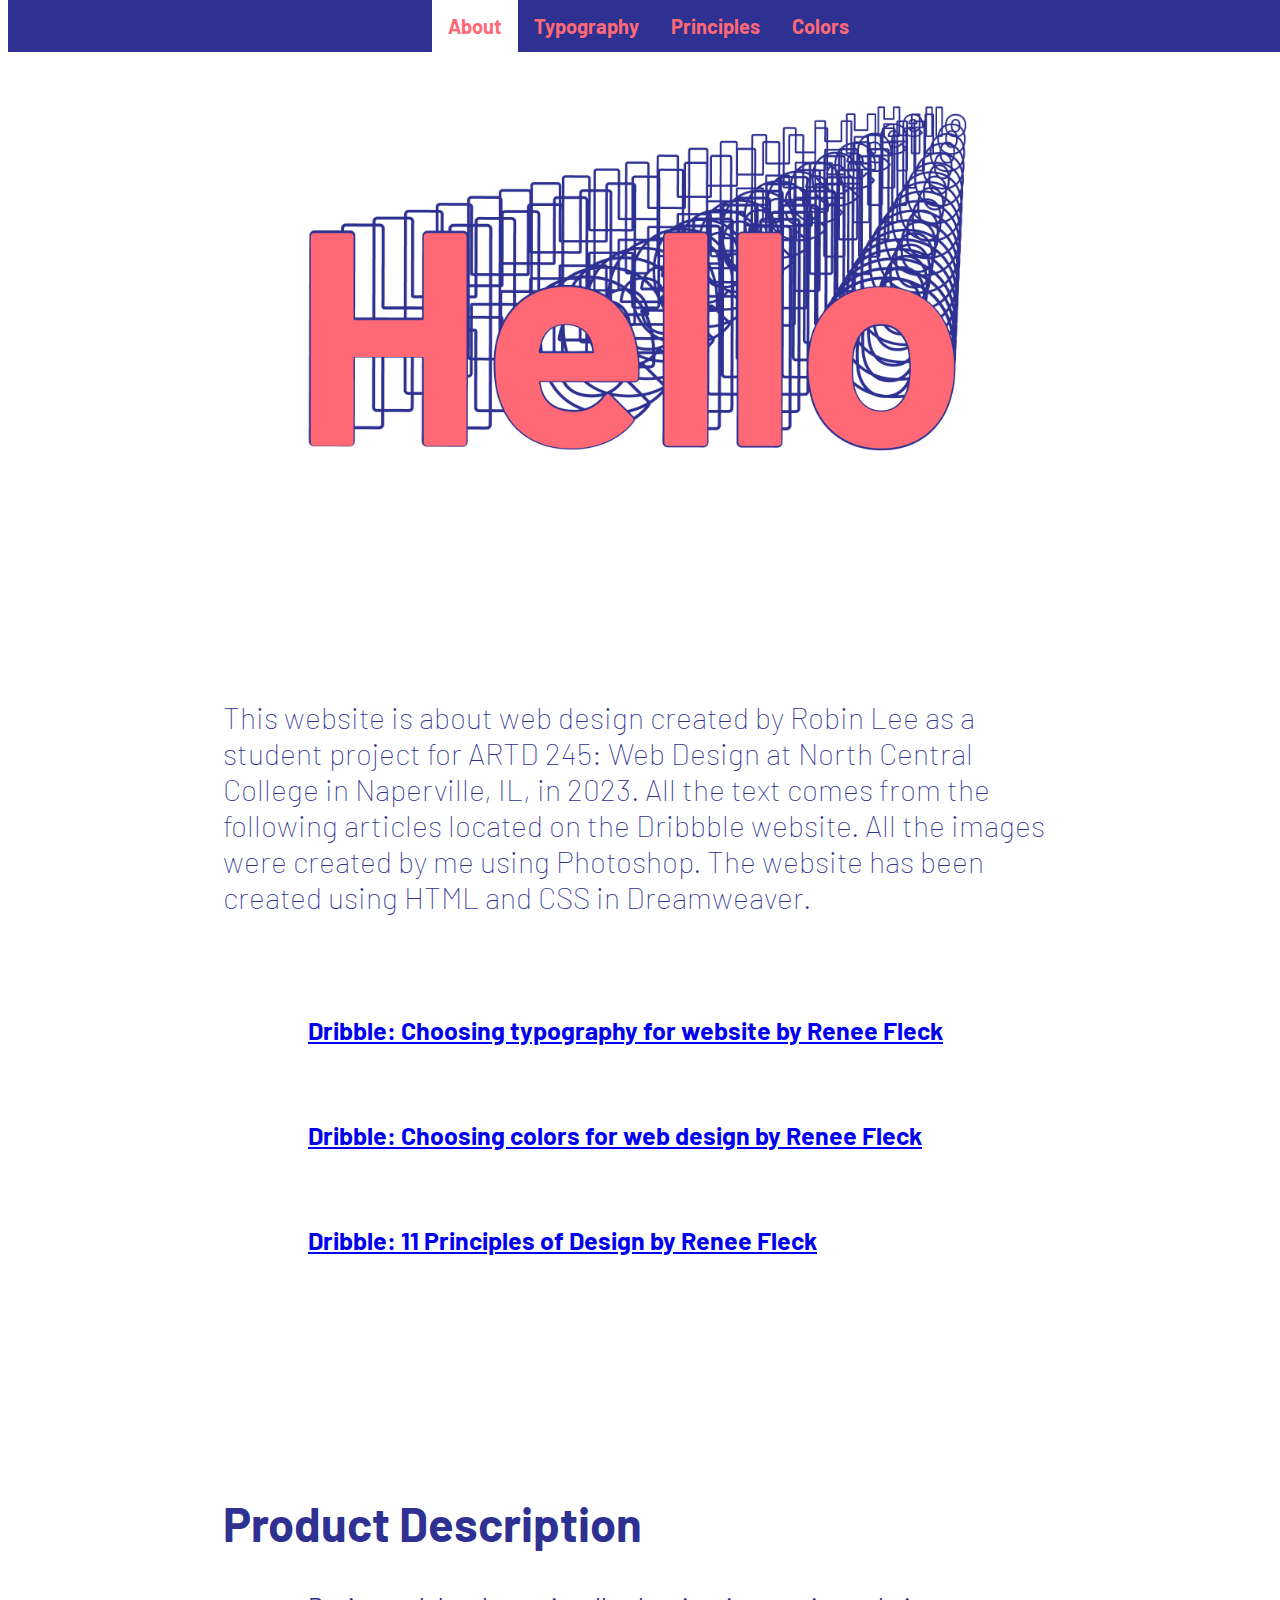
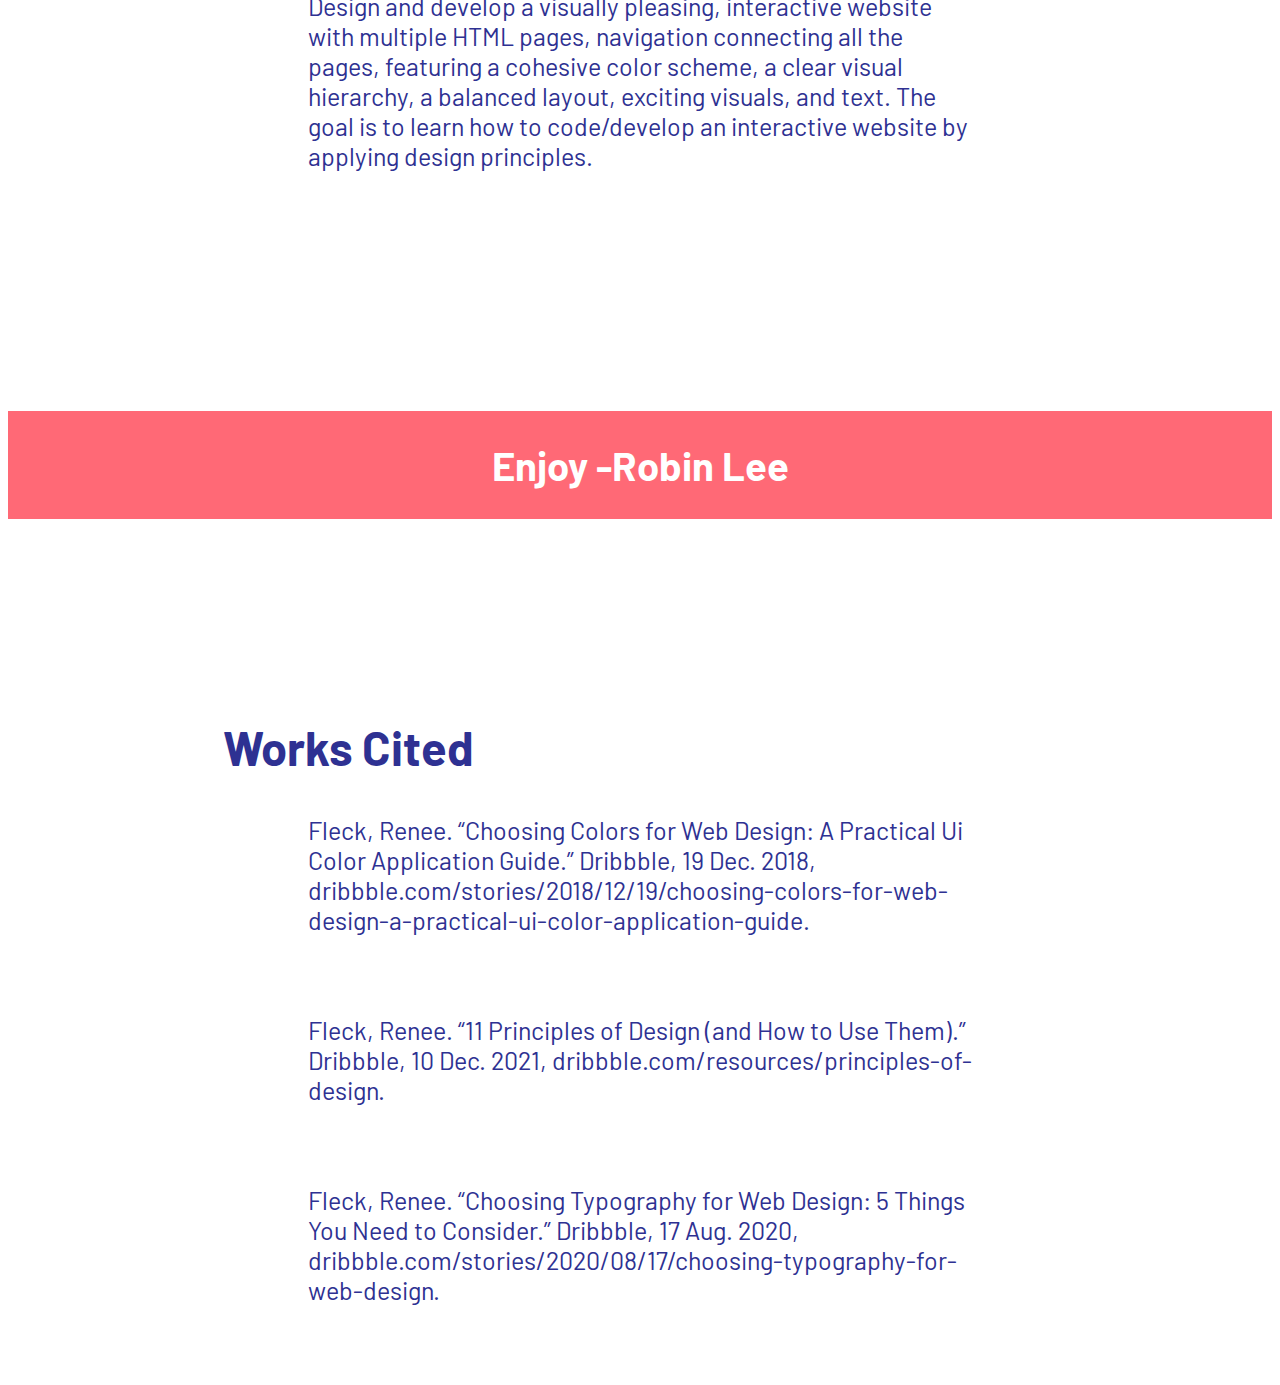
<file: Coding_a_website_rlee/index.html>
<!doctype html>
<html>
<head>
<meta><link rel="preconnect" href="https://fonts.googleapis.com">
<link rel="preconnect" href="https://fonts.gstatic.com" crossorigin>
<link href="https://fonts.googleapis.com/css2?family=Barlow:ital,wght@0,500;0,700;0,800;1,300&display=swap" rel="stylesheet">
<title>About</title>
</head>
<style>
nav
	{
		top: 0;
		text-align:center;
	margin: auto;
	display: flex;
	justify-content: center;
	width: 100%;
	position: fixed;
	background-color: #2e3192}
	.nav {
	font-family: 'Barlow', sans-serif;
	list-style-type: none;
	margin: 0;
	padding: 0;
	
}
	.nav ul {
	font-family: 'Barlow', sans-serif;
	list-style-type: none;
	margin: 0;
	padding: 0;
	overflow: hidden;
	background-color: white;
	position: fixed;
	top: 0;
	width: 100%;
}
		

.nav li {
	float: left
}

.nav li a {
	display: block;
	color: #FF6976;
	padding: 14px 16px;
	text-decoration: none;
	font-weight: bold;
	font-size: 20px;
}
.active {background-color: white;
		color: white;}
	
	h2{text-align: left;
		font-family: 'Barlow', sans-serif;
		font-size: 30px;
		font-weight: lighter;
		padding-left:215px;
		padding-right:215px;
		padding-top: 10px;
		padding-bottom: 40px;
		color: #2E3192;
		margin-top: 200px;
		margin-bottom: 50px;}
	h3{
    text-align: left;
    font-family: 'Barlow', sans-serif;
    font-size: 25px;
    padding-top: 10px;
	padding-left: 300px;
	padding-right: 300px;
	
	color: #2E3192;
	padding-bottom: 40px;
}
	h4{
		
		text-align: center;
		font-family: 'Barlow', sans-serif;
		padding: 30px;
		font-size: 40px;
		background-color: #FF6976;
		color: white;
		margin-top: 200px;

	}
	h5{text-align: left;
		font-family: 'Barlow', sans-serif;
		font-size: 47px;
		padding-left:215px;
		padding-right:90px;
		margin-top: 200px;
		margin-bottom: 40px;
		color: #2E3192;}
	
	p{text-align: left;
    font-family: 'Barlow', sans-serif;
    font-size: 25px;
    
	padding-left: 300px;
	padding-right: 300px;
	color: #2E3192;
	padding-bottom: 40px;
	margin-bottom: 40px;}
	img{padding-left: 250px;
		padding-top: 50px}
	</style>
<body>
<img src="Hello.jpg" width="60%" alt=""/>
<nav><ul class="nav">
	<li class="active"><a href="About.html">About</a></li>
	<li><a href="Typography.html">Typography</a></li>
	<li><a href="11_principles_of_Design.html">Principles</a></li>
	<li><a href="Colors.html">Colors</a></li>
	</ul></nav>
<h2> This website is about web design created by Robin Lee as a student project for ARTD 245: Web Design at North Central College in Naperville, IL, in 2023. All the text comes from the following articles located on the Dribbble website. All the images were created by me using Photoshop. The website has been created using HTML and CSS in Dreamweaver. 
</h2>
	<h3><a href="https://dribbble.com/stories/2020/08/17/choosing-typography-for-web-design" target="_blank" class="a">Dribble: Choosing typography for website by Renee Fleck</a></h3>
	<h3><a href="https://dribbble.com/stories/2018/12/19/choosing-colors-for-web-design-a-practical-ui-color-application-guide" target="_blank" class="a">Dribble: Choosing colors for web design by Renee Fleck</a></h3>
<h3><a href="https://dribbble.com/resources/principles-of-design" target="_blank" class="a">Dribble: 11 Principles of Design by Renee Fleck</a></h3>
<h5>Product Description</h5>
<p>Design and develop a visually pleasing, interactive website with multiple HTML pages, navigation connecting all the pages, featuring a cohesive color scheme, a clear visual hierarchy, a balanced layout, exciting visuals, and text. The goal is to learn how to code/develop an interactive website by applying design principles.
</p>
<h4>Enjoy -Robin Lee</h4>
<h5>Works Cited</h5>
<p>Fleck, Renee. “Choosing Colors for Web Design: A Practical Ui Color Application Guide.” Dribbble, 19 Dec. 2018, dribbble.com/stories/2018/12/19/choosing-colors-for-web-design-a-practical-ui-color-application-guide. </p>
  <p>Fleck, Renee. “11 Principles of Design (and How to Use Them).” Dribbble, 10 Dec. 2021, dribbble.com/resources/principles-of-design. </p>
  <p>Fleck, Renee. “Choosing Typography for Web Design: 5 Things You Need to Consider.” Dribbble, 17 Aug. 2020, dribbble.com/stories/2020/08/17/choosing-typography-for-web-design.</p>
</body>
</html>
</file>
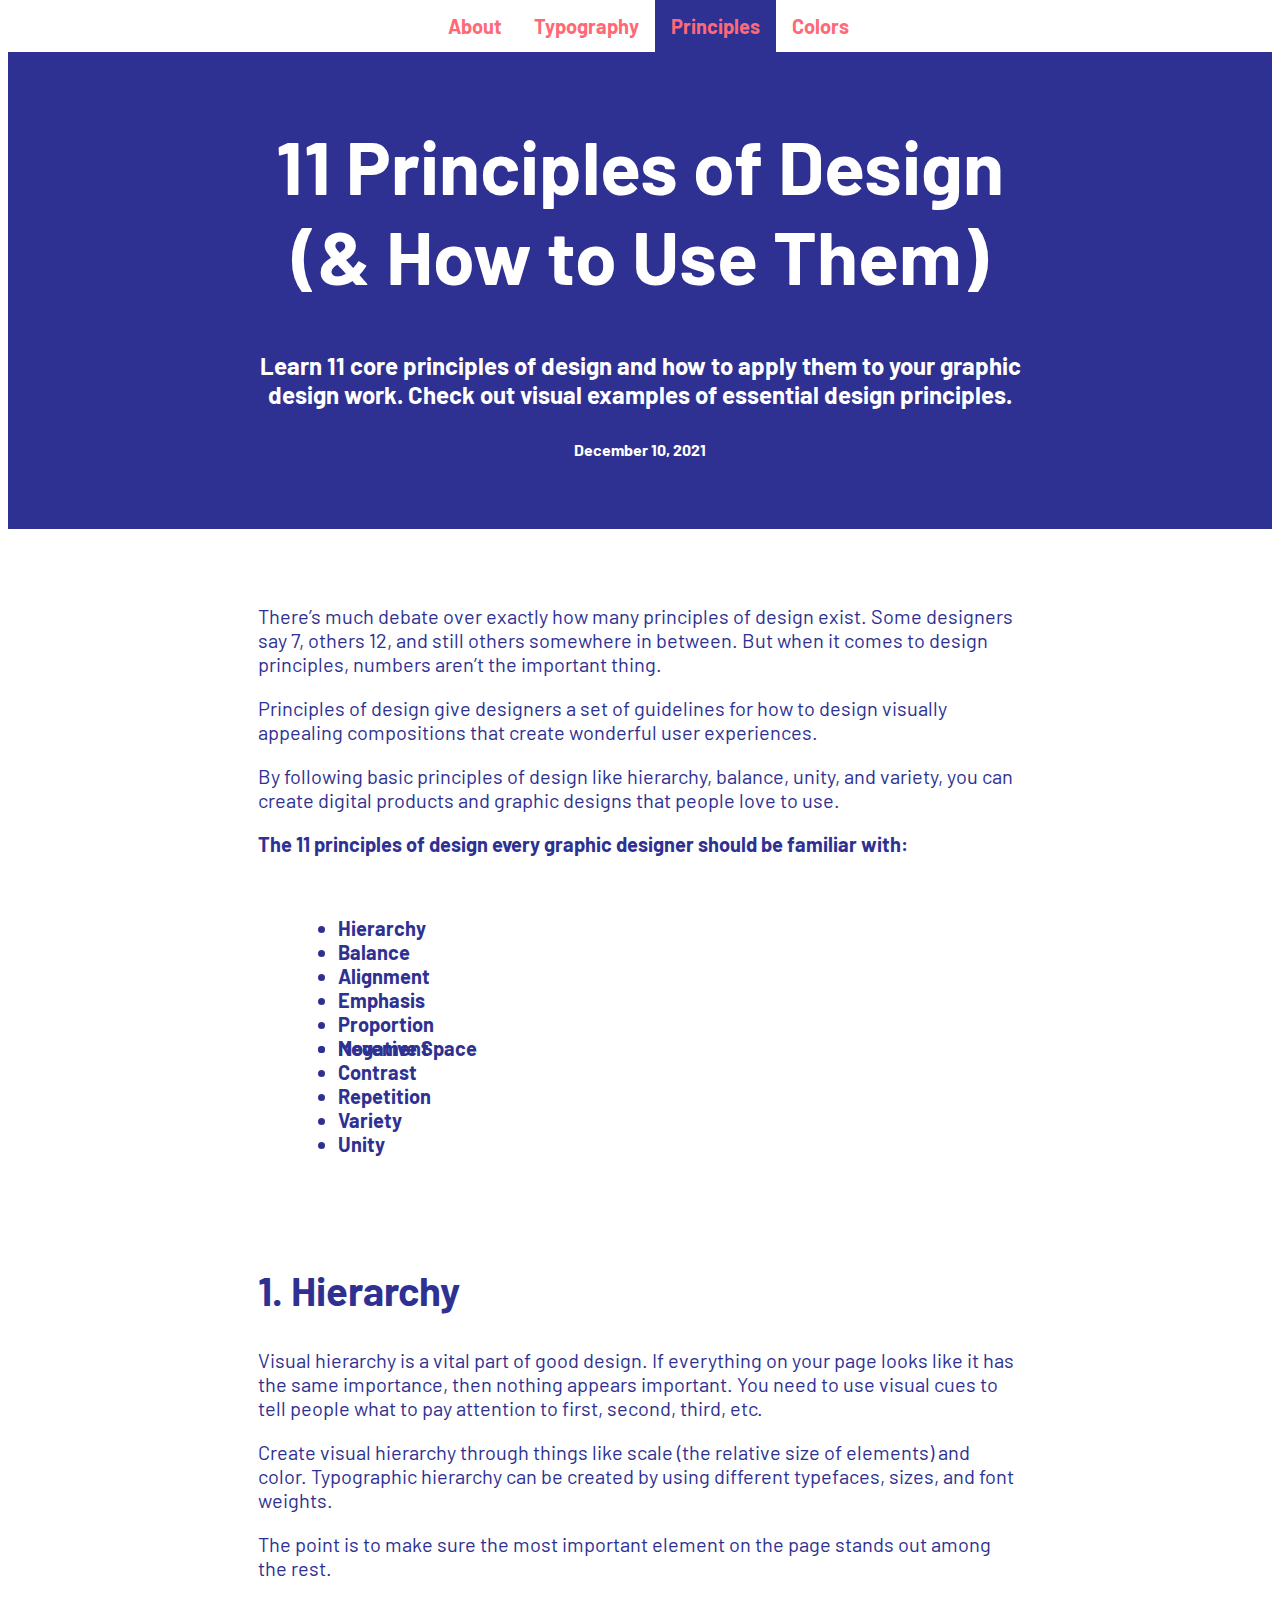
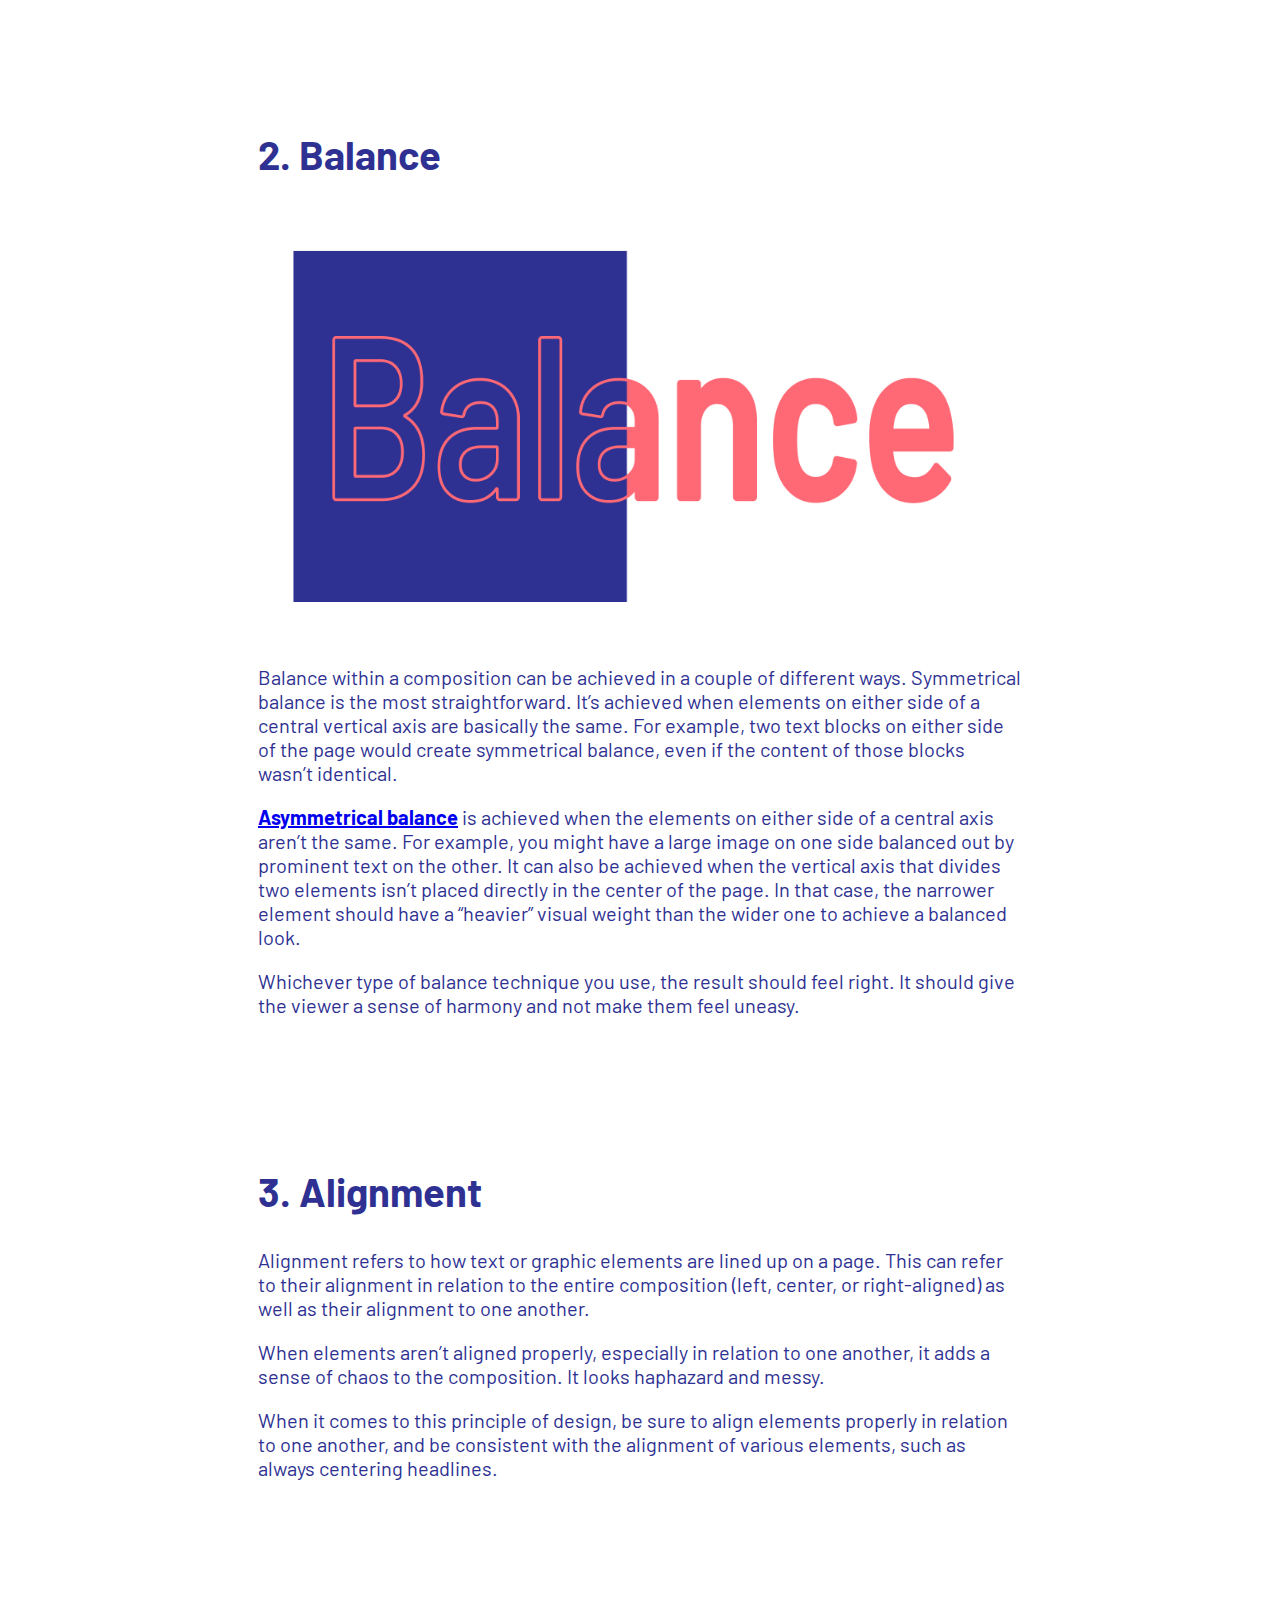
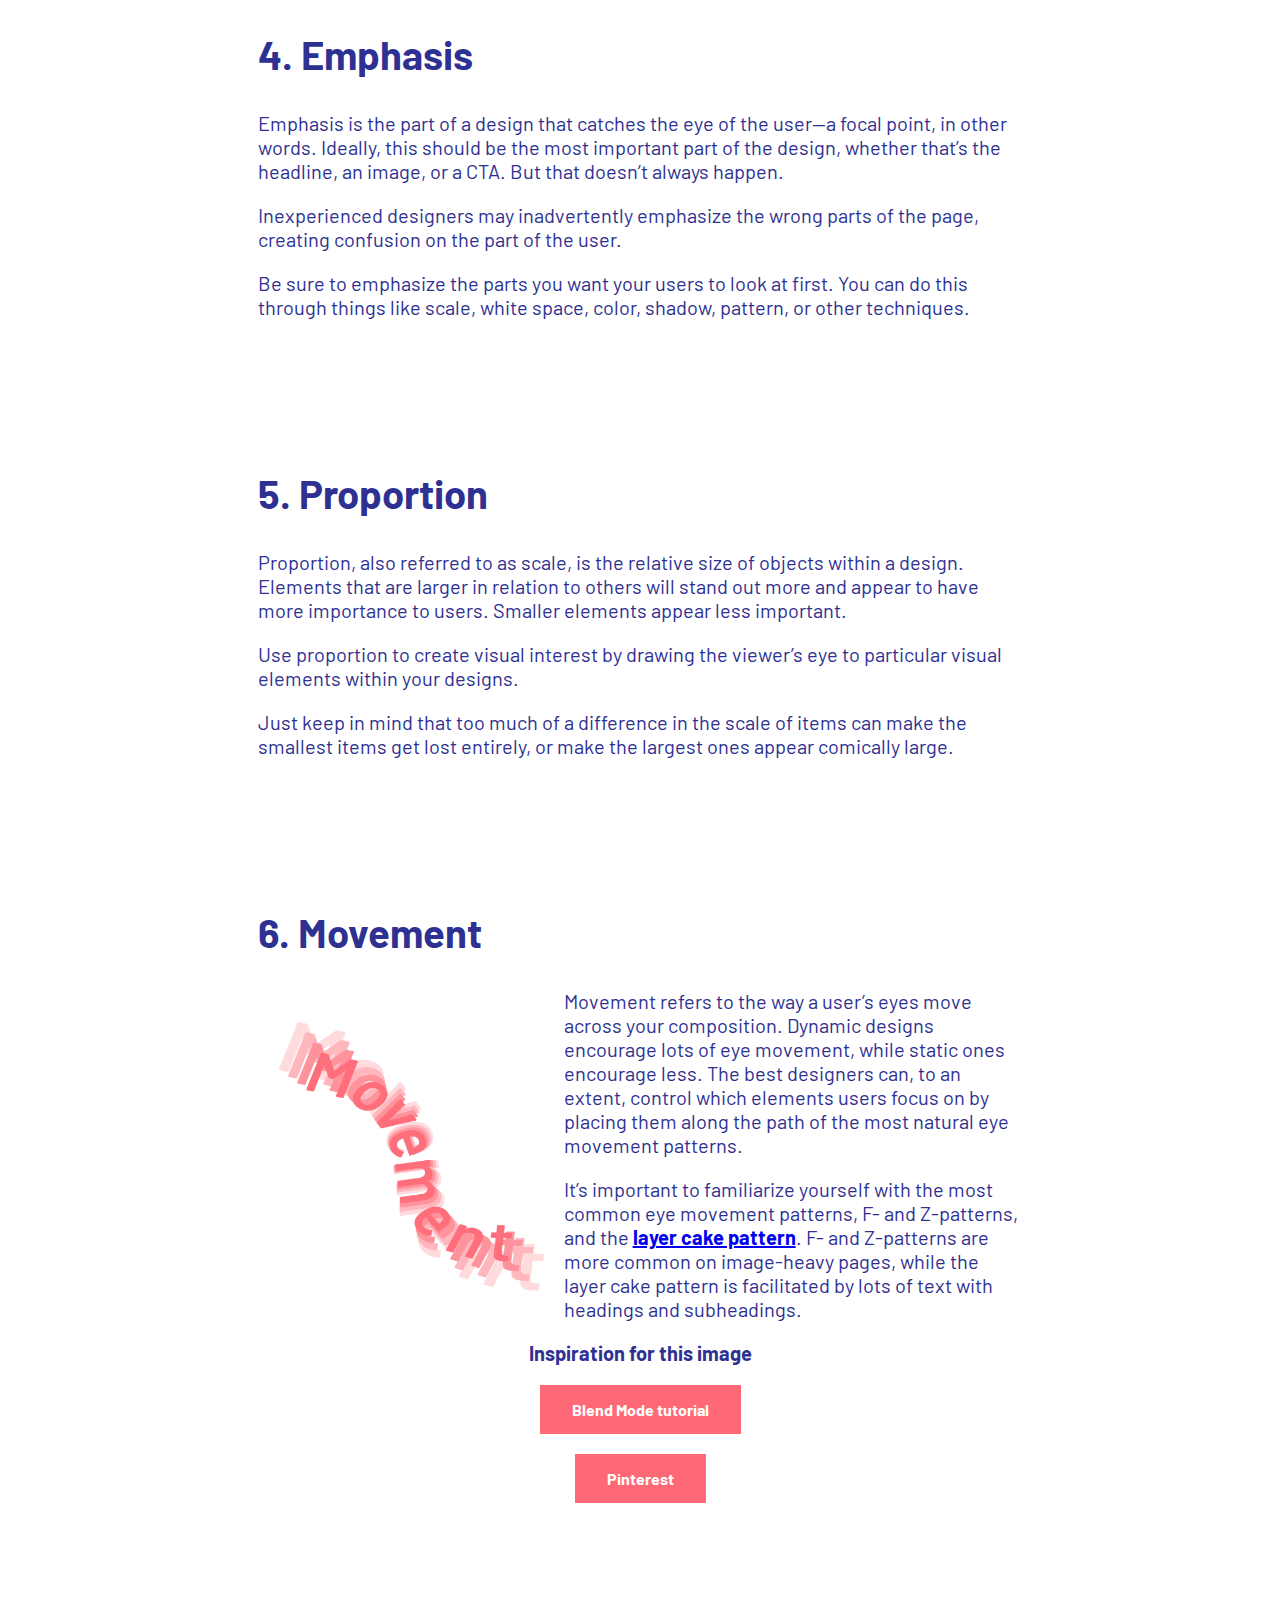
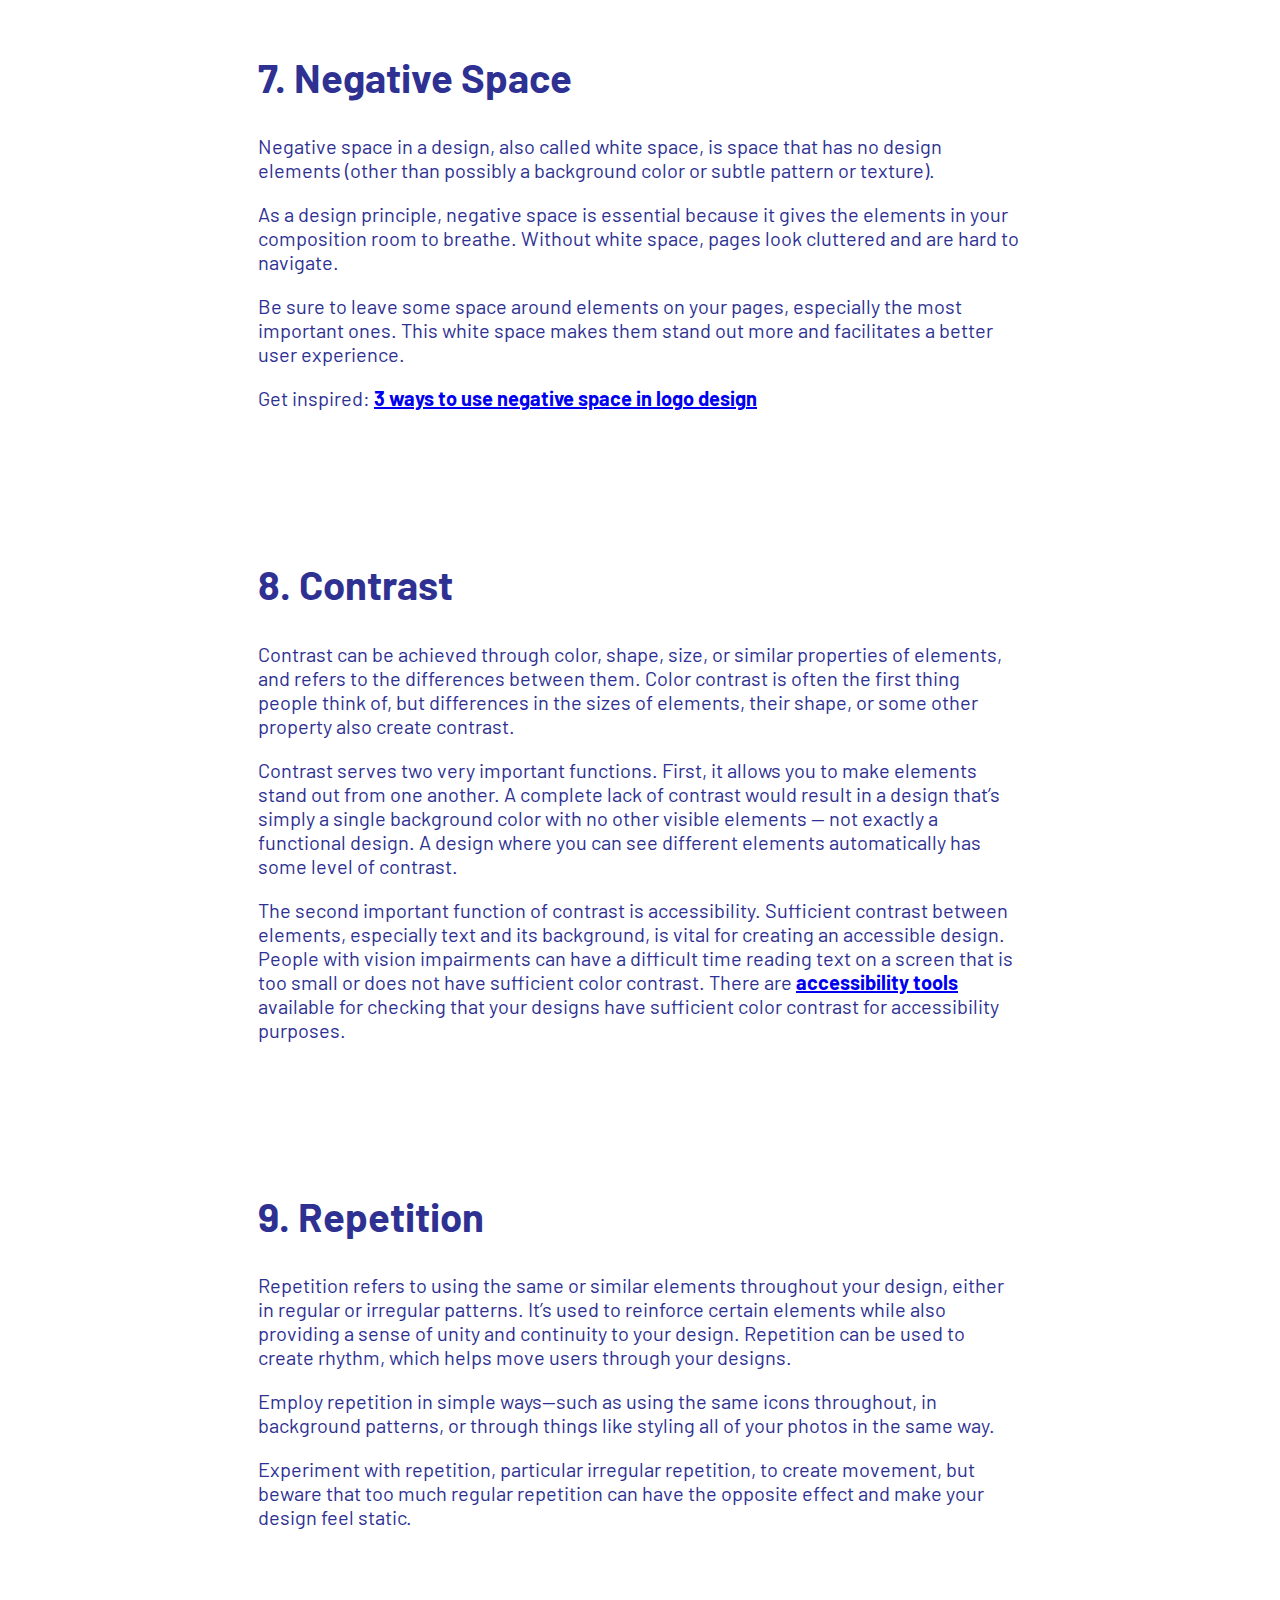
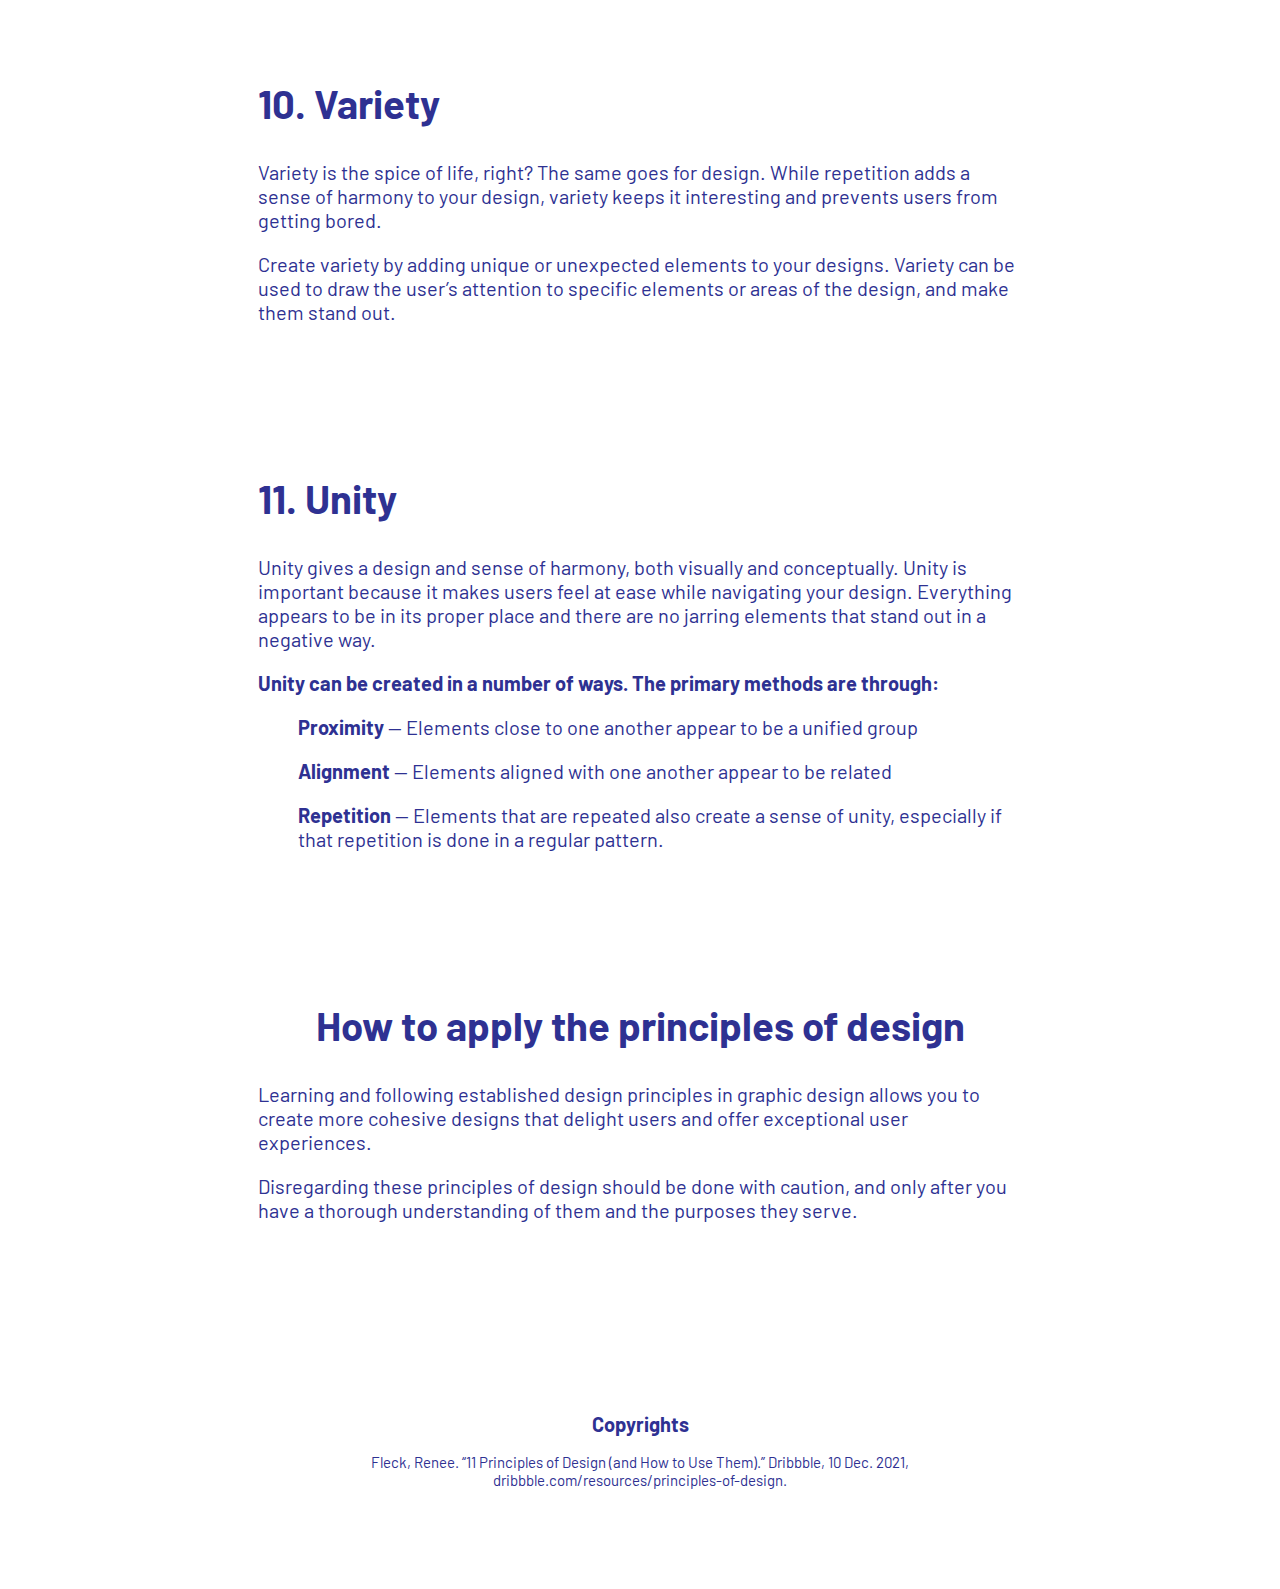
<file: Coding_a_website_rlee/11_principles_of_Design.html>
<!doctype html>
<html>
<head>
<meta><link rel="preconnect" href="https://fonts.googleapis.com">
<link rel="preconnect" href="https://fonts.gstatic.com" crossorigin>
<link href="https://fonts.googleapis.com/css2?family=Barlow:ital,wght@0,500;0,700;0,800;1,300&display=swap" rel="stylesheet">
<link href="Coding_a_Webpage_Stylesheet.css" rel="stylesheet" type="text/css">
</head>
<body>
<nav>
<ul class="nav">
	<li><a href="index.html">About</a></li>
	<li><a href="Typography.html">Typography</a></li>
	<li class="active"><a href="11_principles_of_Design.html">Principles</a></li>
	<li><a href="Colors.html">Colors</a></li>
	</ul></nav>
<header style= "margin-top: 50px">
  <h1>11 Principles of Design (& How to Use Them)</h1>
	
<h4 style= "font-size: 1.5em">Learn 11 core principles of design and how to apply them to your graphic design work. Check out visual examples of essential design principles.</h4>	
	
<h4 style= "margin-bottom: 50px">December 10, 2021</h4>
	</header>
<section>
	
<p style= "margin-top: 75px">There’s much debate over exactly how many principles of design exist. Some designers say 7, others 12, and still others somewhere in between. But when it comes to design principles, numbers aren’t the important thing.</p>

<p>Principles of design give designers a set of guidelines for how to design visually appealing compositions that create wonderful user experiences.</p>
	
<p>By following basic principles of design like hierarchy, balance, unity, and variety, you can create digital products and graphic designs that people love to use.</p>
	
<b>The 11 principles of design every graphic designer should be familiar with:</b>
<ul><div class= "row">
<div class= "column">	
<li><b>Hierarchy</b></li>
	<li><b>Balance</b></li>
<li><b>Alignment</b></li>
<li><b>Emphasis</b></li>
	<li><b>Proportion</b></li>

<li><b>Movement</b></li></div>
<div class= "column"><li><b>Negative Space</b></li>
<li><b>Contrast</b></li>
<li><b>Repetition</b></li>
<li><b>Variety</b></li>
	<li><b>Unity</b></li></div>
	</div></ul>
<div class= "clear"></div>
<h2>1. Hierarchy</h2>
<p>Visual hierarchy is a vital part of good design. If everything on your page looks like it has the same importance, then nothing appears important. You need to use visual cues to tell people what to pay attention to first, second, third, etc.</p>
	
<p>Create visual hierarchy through things like scale (the relative size of elements) and color. Typographic hierarchy can be created by using different typefaces, sizes, and font weights.</p>

<p>The point is to make sure the most important element on the page stands out among the rest.</p>
	
<h2>2. Balance</h2>
	
  <img src="Balance.jpg" width="100%" alt=""/>
<p>Balance within a composition can be achieved in a couple of different ways. Symmetrical balance is the most straightforward. It’s achieved when elements on either side of a central vertical axis are basically the same. For example, two text blocks on either side of the page would create symmetrical balance, even if the content of those blocks wasn’t identical.</p>
	
<p><b><a href="https://dribbble.com/stories/2020/02/05/asymmetrical-layouts-ui-design" target="_blank" class="a">Asymmetrical balance</a></b> is achieved when the elements on either side of a central axis aren’t the same. For example, you might have a large image on one side balanced out by prominent text on the other. It can also be achieved when the vertical axis that divides two elements isn’t placed directly in the center of the page. In that case, the narrower element should have a “heavier” visual weight than the wider one to achieve a balanced look.</p>
	
<p>Whichever type of balance technique you use, the result should feel right. It should give the viewer a sense of harmony and not make them feel uneasy.</p>
	
<h2>3. Alignment</h2>
	
<p>Alignment refers to how text or graphic elements are lined up on a page. This can refer to their alignment in relation to the entire composition (left, center, or right-aligned) as well as their alignment to one another.</p>
	
<p>When elements aren’t aligned properly, especially in relation to one another, it adds a sense of chaos to the composition. It looks haphazard and messy.</p>
	
<p>When it comes to this principle of design, be sure to align elements properly in relation to one another, and be consistent with the alignment of various elements, such as always centering headlines.</p>
	
<h2>4. Emphasis</h2>
	
<p>Emphasis is the part of a design that catches the eye of the user—a focal point, in other words. Ideally, this should be the most important part of the design, whether that’s the headline, an image, or a CTA. But that doesn’t always happen.</p>
	
<p>Inexperienced designers may inadvertently emphasize the wrong parts of the page, creating confusion on the part of the user.</p>
	
<p>Be sure to emphasize the parts you want your users to look at first. You can do this through things like scale, white space, color, shadow, pattern, or other techniques.</p>
	
<h2>5. Proportion</h2>
	
<p>Proportion, also referred to as scale, is the relative size of objects within a design. Elements that are larger in relation to others will stand out more and appear to have more importance to users. Smaller elements appear less important.</p>
	
<p>Use proportion to create visual interest by drawing the viewer’s eye to particular visual elements within your designs.</p>
	
<p>Just keep in mind that too much of a difference in the scale of items can make the smallest items get lost entirely, or make the largest ones appear comically large.</p>
	
<h2>6. Movement</h2>
  <img src="Movement.jpg" alt="" width="40%"  class="img_left"/>
<p>Movement refers to the way a user’s eyes move across your composition. Dynamic designs encourage lots of eye movement, while static ones encourage less. The best designers can, to an extent, control which elements users focus on by placing them along the path of the most natural eye movement patterns.</p>
	
<p>It’s important to familiarize yourself with the most common eye movement patterns, F- and Z-patterns, and the <b><a href="https://www.nngroup.com/articles/layer-cake-pattern-scanning/" target="_blank" class="a">layer cake pattern</a></b>. F- and Z-patterns are more common on image-heavy pages, while the layer cake pattern is facilitated by lots of text with headings and subheadings.</p>

<div style= "text-align:center"><b>Inspiration for this image</b></div>
<div style= "text-align:center"><p class="button"><a href="https://www.youtube.com/shorts/yu1aEIeITXo" target="_blank" class>Blend Mode tutorial</a></p></div>
<div style= "text-align:center"><p class="button"><a href="https://www.pinterest.com/search/pins/?q=graphic%20design%20movement&rs=typed" target="_blank" class>Pinterest</a></p></div>
	
<div class="clear"><h2>7. Negative Space</h2></div>
	
<p>Negative space in a design, also called white space, is space that has no design elements (other than possibly a background color or subtle pattern or texture).</p>
	
<p>As a design principle, negative space is essential because it gives the elements in your composition room to breathe. Without white space, pages look cluttered and are hard to navigate.</p>
	
<p>Be sure to leave some space around elements on your pages, especially the most important ones. This white space makes them stand out more and facilitates a better user experience.</p>

<p>Get inspired: <b><a href="https://dribbble.com/stories/2019/10/04/negative-space-logo-design" target="_blank" class="a">3 ways to use negative space in logo design</a></b></p>
	
<h2>8. Contrast</h2>
	
<p>Contrast can be achieved through color, shape, size, or similar properties of elements, and refers to the differences between them. Color contrast is often the first thing people think of, but differences in the sizes of elements, their shape, or some other property also create contrast.</p>
	
<p>Contrast serves two very important functions. First, it allows you to make elements stand out from one another. A complete lack of contrast would result in a design that’s simply a single background color with no other visible elements — not exactly a functional design. A design where you can see different elements automatically has some level of contrast.</p>
	
<p>The second important function of contrast is accessibility. Sufficient contrast between elements, especially text and its background, is vital for creating an accessible design. People with vision impairments can have a difficult time reading text on a screen that is too small or does not have sufficient color contrast. There are <b><a href="https://dribbble.com/stories/2019/08/30/5-accessibility-tools-to-check-your-design-s-contrast-ratio" class="a">accessibility tools</a></b> available for checking that your designs have sufficient color contrast for accessibility purposes.</p>
	
<h2>9. Repetition</h2>
	
<p>Repetition refers to using the same or similar elements throughout your design, either in regular or irregular patterns. It’s used to reinforce certain elements while also providing a sense of unity and continuity to your design. Repetition can be used to create rhythm, which helps move users through your designs.</p>
	
<p>Employ repetition in simple ways—such as using the same icons throughout, in background patterns, or through things like styling all of your photos in the same way.</p>
	
<p>Experiment with repetition, particular irregular repetition, to create movement, but beware that too much regular repetition can have the opposite effect and make your design feel static.</p>
	
<h2>10. Variety</h2>

	<p>Variety is the spice of life, right? The same goes for design. While repetition adds a sense of harmony to your design, variety keeps it interesting and prevents users from getting bored.</p>
	
	<p>Create variety by adding unique or unexpected elements to your designs. Variety can be used to draw the user’s attention to specific elements or areas of the design, and make them stand out.</p>
	
<h2>11. Unity</h2>
	<p>Unity gives a design and sense of harmony, both visually and conceptually. Unity is important because it makes users feel at ease while navigating your design. Everything appears to be in its proper place and there are no jarring elements that stand out in a negative way.</p>
	
<b>Unity can be created in a number of ways. The primary methods are through:</b>
	
<ul>	
<il><p><b>Proximity</b> — Elements close to one another appear to be a unified group</p></il>
<il><p><b>Alignment</b> — Elements aligned with one another appear to be related</p></il>
<il><p><b>Repetition</b> — Elements that are repeated also create a sense of unity, especially if that repetition is done in a regular pattern.</p></il></ul>


	<h2 style= "text-align:center">How to apply the principles of design</h2>
	
<p>Learning and following established design principles in graphic design allows you to create more cohesive designs that delight users and offer exceptional user experiences.</p>
	
<p>Disregarding these principles of design should be done with caution, and only after you have a thorough understanding of them and the purposes they serve. </p>
</section>
<footer>
<h2 style= "font-size: 20px">Copyrights</h2>
<p style = "margin-bottom: 100px">Fleck, Renee. “11 Principles of Design (and How to Use Them).” Dribbble, 10 Dec. 2021, dribbble.com/resources/principles-of-design. </p>
</footer>

	</body>
</html>
</file>
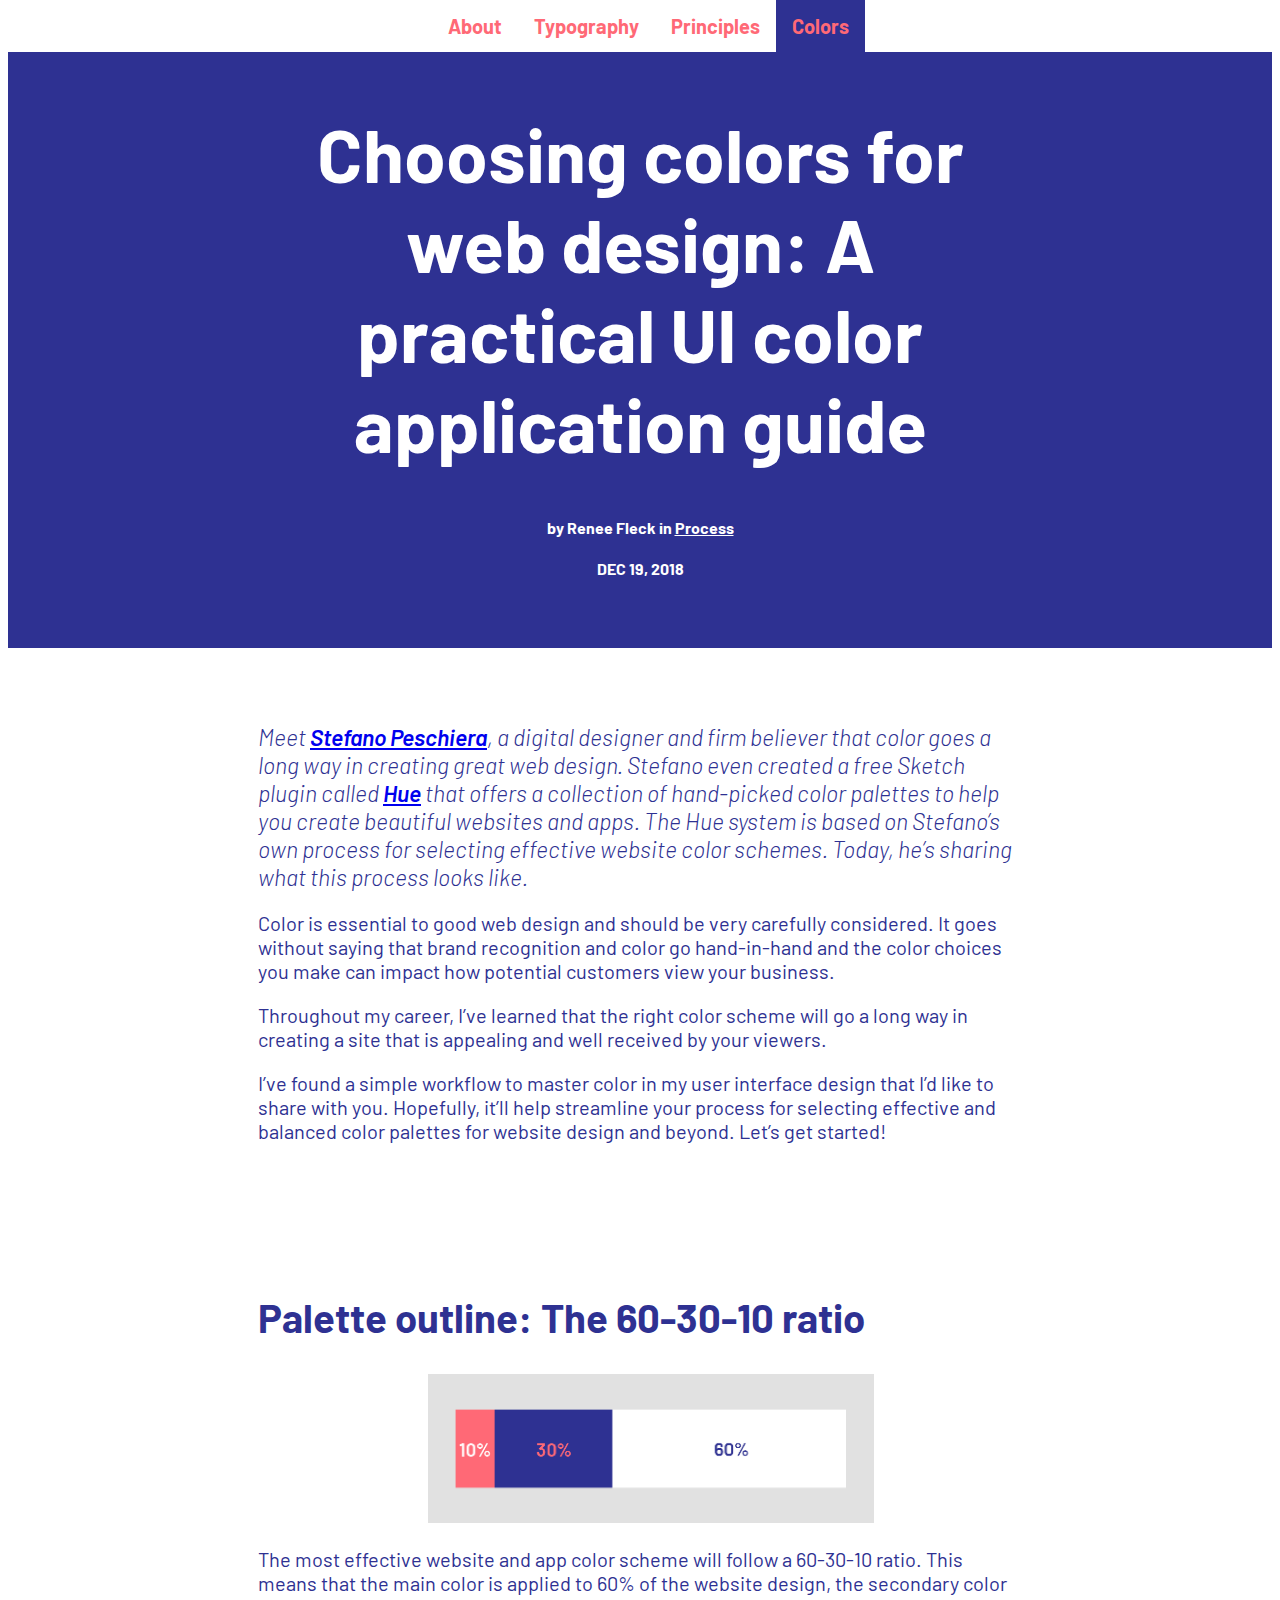
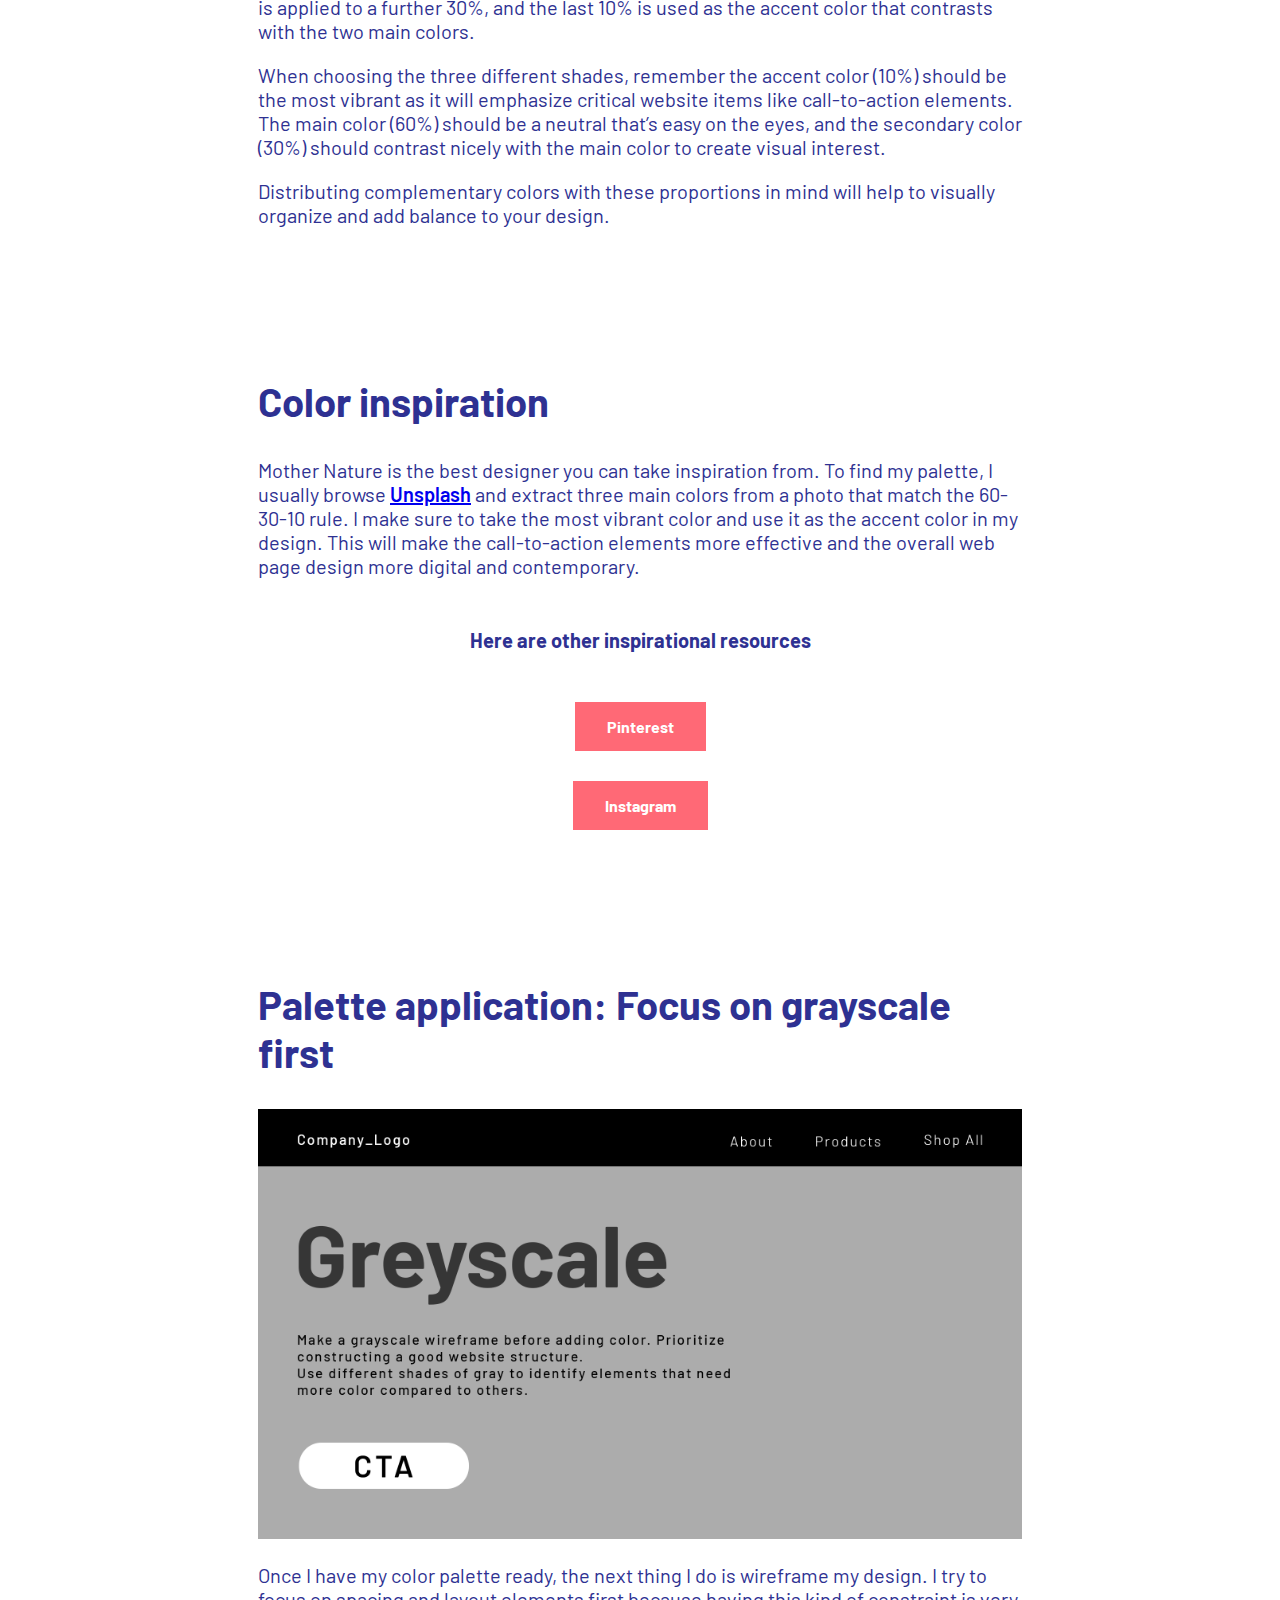
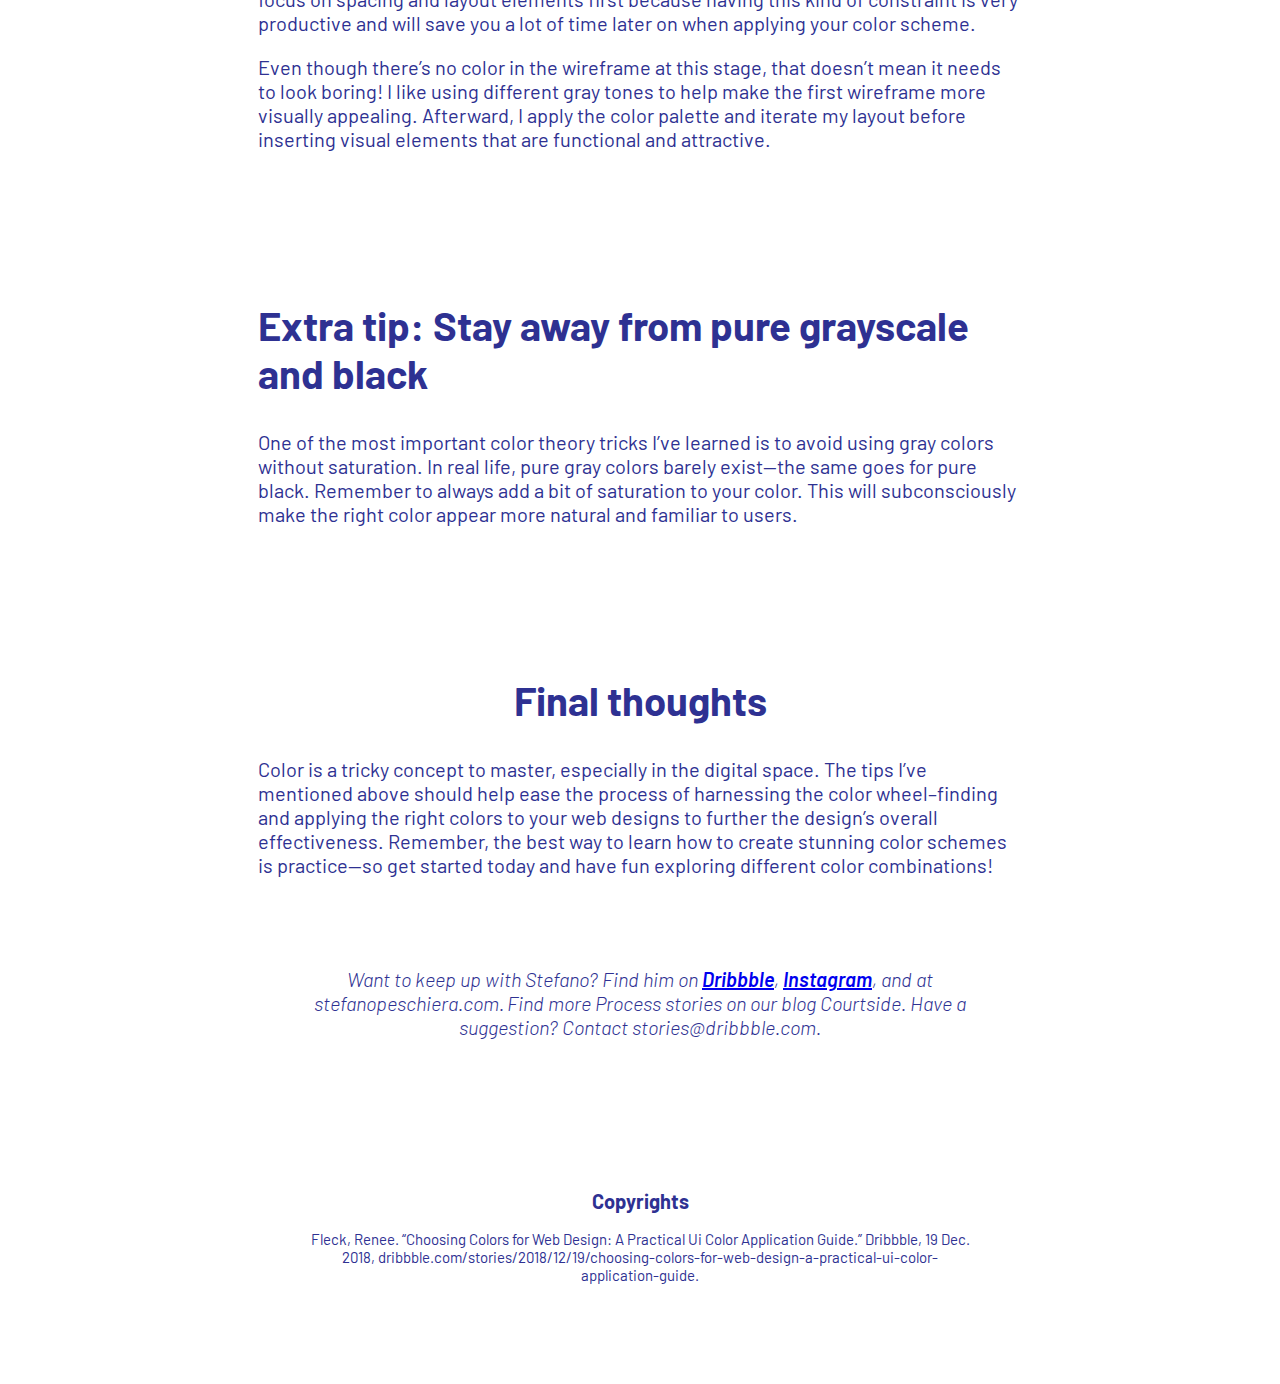
<file: Coding_a_website_rlee/Colors.html>
<!doctype html>
<html>
<head>
<meta><link rel="preconnect" href="https://fonts.googleapis.com">
<link rel="preconnect" href="https://fonts.gstatic.com" crossorigin>
<link href="https://fonts.googleapis.com/css2?family=Barlow:ital,wght@0,500;0,700;0,800;1,300&display=swap" rel="stylesheet">
<link href="Coding_a_Webpage_Stylesheet.css" rel="stylesheet" type="text/css">
<title>Colors</title>
</head>
<body>
<nav>
<ul class="nav">
	<li><a href="index.html">About</a></li>
	<li><a href="Typography.html">Typography</a></li>
	<li><a href="11_principles_of_Design.html">Principles</a></li>
	<li class="active"><a href="Colors.html">Colors</a></li>
	</ul></nav>
	<header>	
<h1 style= "margin-top: 80px">Choosing colors for web design: A practical UI color application guide</h1>
	
<h4>by Renee Fleck in <a class= "a-header" href="https://dribbble.com/stories/categories/process/" target="_blank">Process</a></h4>
	
<h4 style= "margin-bottom: 50px">DEC 19, 2018</h4>
	</header>
<section>
	
<div style= "margin-top: 75px"><i style = "font-size: 23px">Meet <a class= "a" style= "font-weight: 600" href="https://dribbble.com/stefanopeschiera/" target="_blank">Stefano Peschiera</a>, a digital designer and firm believer that color goes a long way in creating great web design. Stefano even created a free Sketch plugin called <a class="a" style= "font-weight: 600" href="https://www.stefanopeschiera.com/resources/hue-free-colors-for-web/" target="_blank">Hue</a> that offers a collection of hand-picked color palettes to help you create beautiful websites and apps. The Hue system is based on Stefano’s own process for selecting effective website color schemes. Today, he’s sharing what this process looks like.</i></div>
	
<p>Color is essential to good web design and should be very carefully considered. It goes without saying that brand recognition and color go hand-in-hand and the color choices you make can impact how potential customers view your business.</p>
<p>Throughout my career, I’ve learned that the right color scheme will go a long way in creating a site that is appealing and well received by your viewers.</p>
	
<p>I’ve found a simple workflow to master color in my user interface design that I’d like to share with you. Hopefully, it’ll help streamline your process for selecting effective and balanced color palettes for website design and beyond. Let’s get started!</p>
	
<h2>Palette outline: The 60-30-10 ratio</h2>
	<div style= "padding-left: 170px"><img src="60_30_10.png" width="75%" alt=""/></div>
<p>The most effective website and app color scheme will follow a 60-30-10 ratio. This means that the main color is applied to 60% of the website design, the secondary color is applied to a further 30%, and the last 10% is used as the accent color that contrasts with the two main colors.</p>	
  <p>When choosing the three different shades, remember the accent color (10%) should be the most vibrant as it will emphasize critical website items like call-to-action elements. The main color (60%) should be a neutral that’s easy on the eyes, and the secondary color (30%) should contrast nicely with the main color to create visual interest.</p>
  
  <p>Distributing complementary colors with these proportions in mind will help to visually organize and add balance to your design.</p>
<div class= "clear">	
<h2>Color inspiration</h2></div>
	
<p>Mother Nature is the best designer you can take inspiration from. To find my palette, I usually browse <a class="a" style= "font-weight: 600"href="https://unsplash.com/" target="_blank">Unsplash</a> and extract three main colors from a photo that match the 60-30-10 rule. I make sure to take the most vibrant color and use it as the accent color in my design. This will make the call-to-action elements more effective and the overall web page design more digital and contemporary.</p>
	<div style= "margin: 50px"><div style= "text-align:center"><b>Here are other inspirational resources</b></div></div>
	
<div style= "margin: 30px"><div style= "text-align:center"><p class="button"><a href="https://www.pinterest.com/" target="_blank">Pinterest</a></p></div></div>
<div style= "margin: 30px"><div style= "text-align:center"><p class="button"><a href="https://www.instagram.com/explore/?hl=en" target="_blank">Instagram</a></p></div></div>
	
	
<h2>Palette application: Focus on grayscale first</h2>
<img src="Greyscale_site.png" width="100%"  alt=""/>
<p>Once I have my color palette ready, the next thing I do is wireframe my design. I try to focus on spacing and layout elements first because having this kind of constraint is very productive and will save you a lot of time later on when applying your color scheme.</p>
	
<p>Even though there’s no color in the wireframe at this stage, that doesn’t mean it needs to look boring! I like using different gray tones to help make the first wireframe more visually appealing. Afterward, I apply the color palette and iterate my layout before inserting visual elements that are functional and attractive.</p>
	
<h2>Extra tip: Stay away from pure grayscale and black</h2>
	
<p>One of the most important color theory tricks I’ve learned is to avoid using gray colors without saturation. In real life, pure gray colors barely exist—the same goes for pure black. Remember to always add a bit of saturation to your color. This will subconsciously make the right color appear more natural and familiar to users.</p>
	
<h2 style= "text-align: center">Final thoughts</h2>
	
<p>Color is a tricky concept to master, especially in the digital space. The tips I’ve mentioned above should help ease the process of harnessing the color wheel–finding and applying the right colors to your web designs to further the design’s overall effectiveness. Remember, the best way to learn how to create stunning color schemes is practice—so get started today and have fun exploring different color combinations!</p>
</section>
	<footer>
	
<div style= "margin-top: 50px"> <i style= "font-size: 20px">Want to keep up with Stefano? Find him on <a class="a" style= "font-weight: 600" href="https://dribbble.com/stefanopeschiera/" target="_blank">Dribbble</a>, <a class="a" style= "font-weight: 600" href="https://www.instagram.com/stefanopeschiera.design/"target="_blank">Instagram</a>, and at stefanopeschiera.com.</i>
	
<i style= "font-size: 20px">Find more Process stories on our blog Courtside. Have a suggestion? Contact stories@dribbble.com.</i></div>
	  <h2 style= "font-size: 20px">Copyrights</h2>
<p style = "margin-bottom: 100px">Fleck, Renee. “Choosing Colors for Web Design: A Practical Ui Color Application Guide.” Dribbble, 19 Dec. 2018, dribbble.com/stories/2018/12/19/choosing-colors-for-web-design-a-practical-ui-color-application-guide.</p>

</footer>
</body>
</html>
</file>
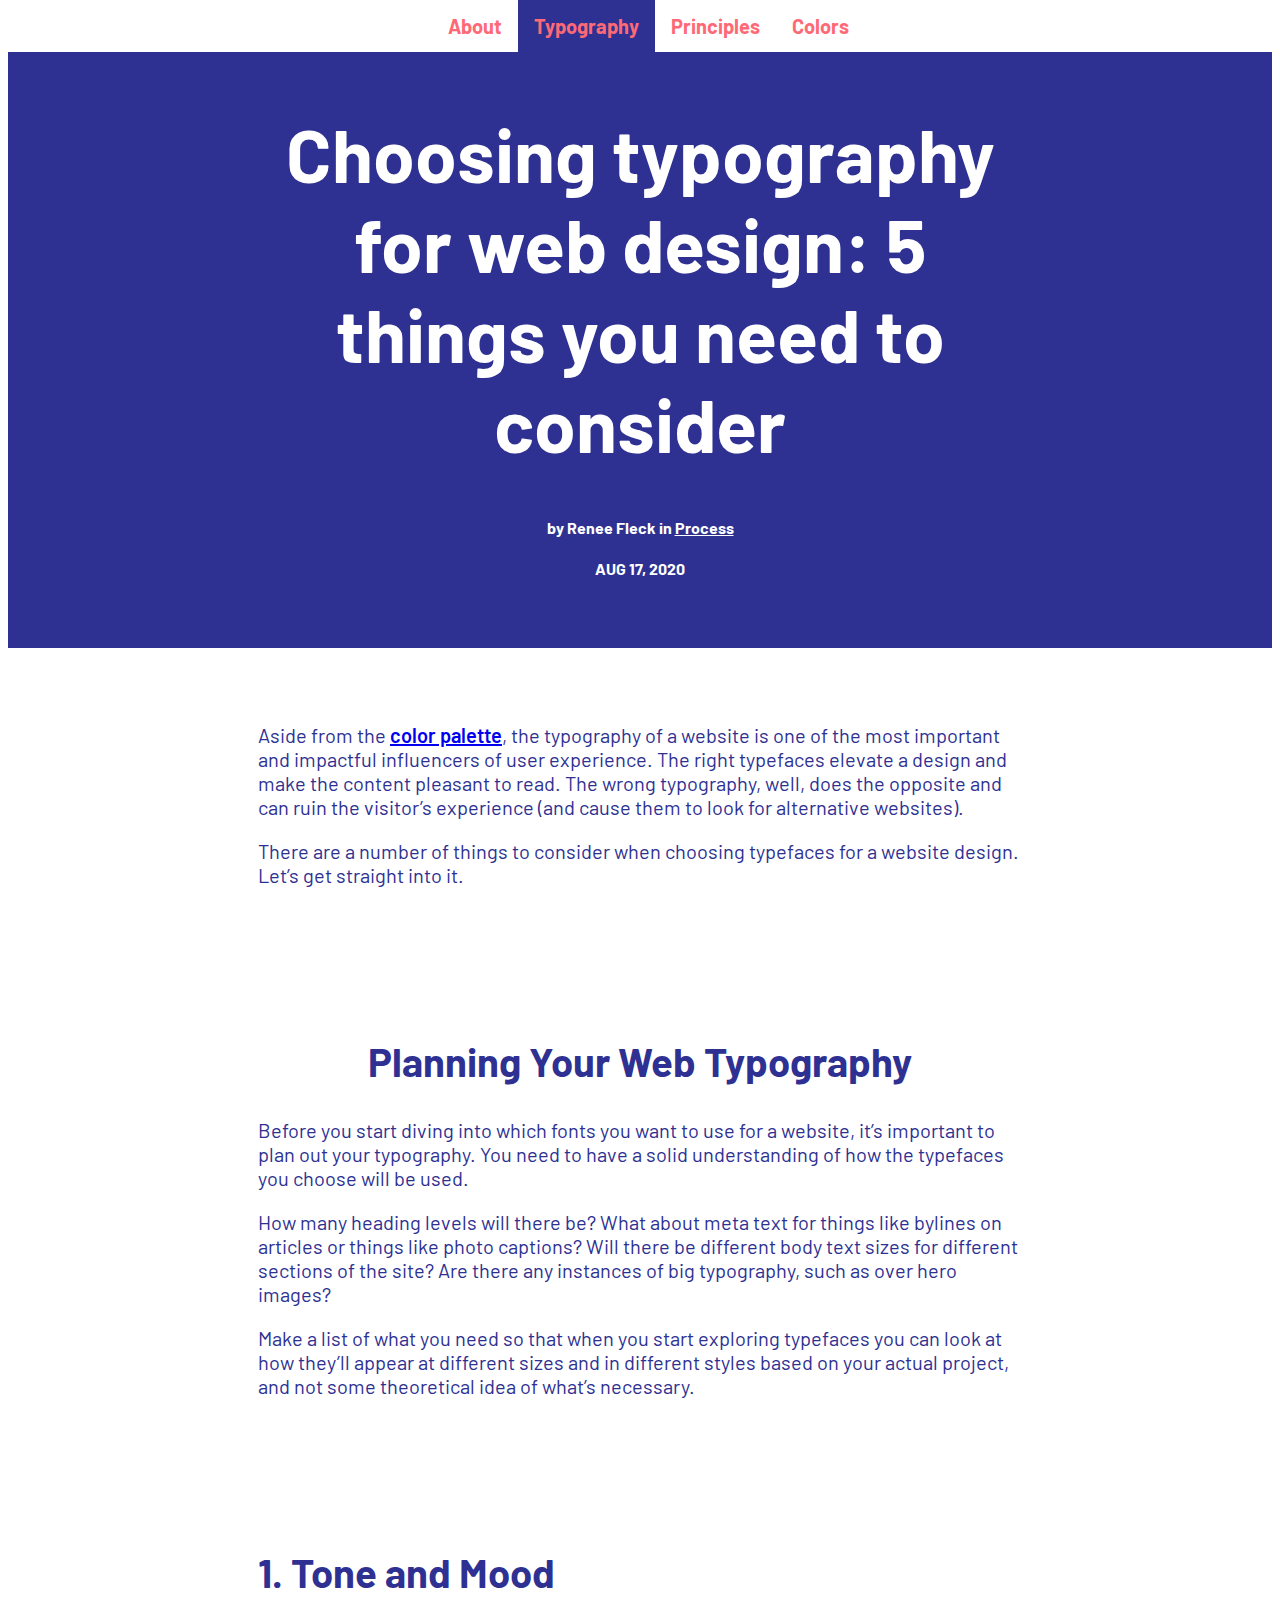
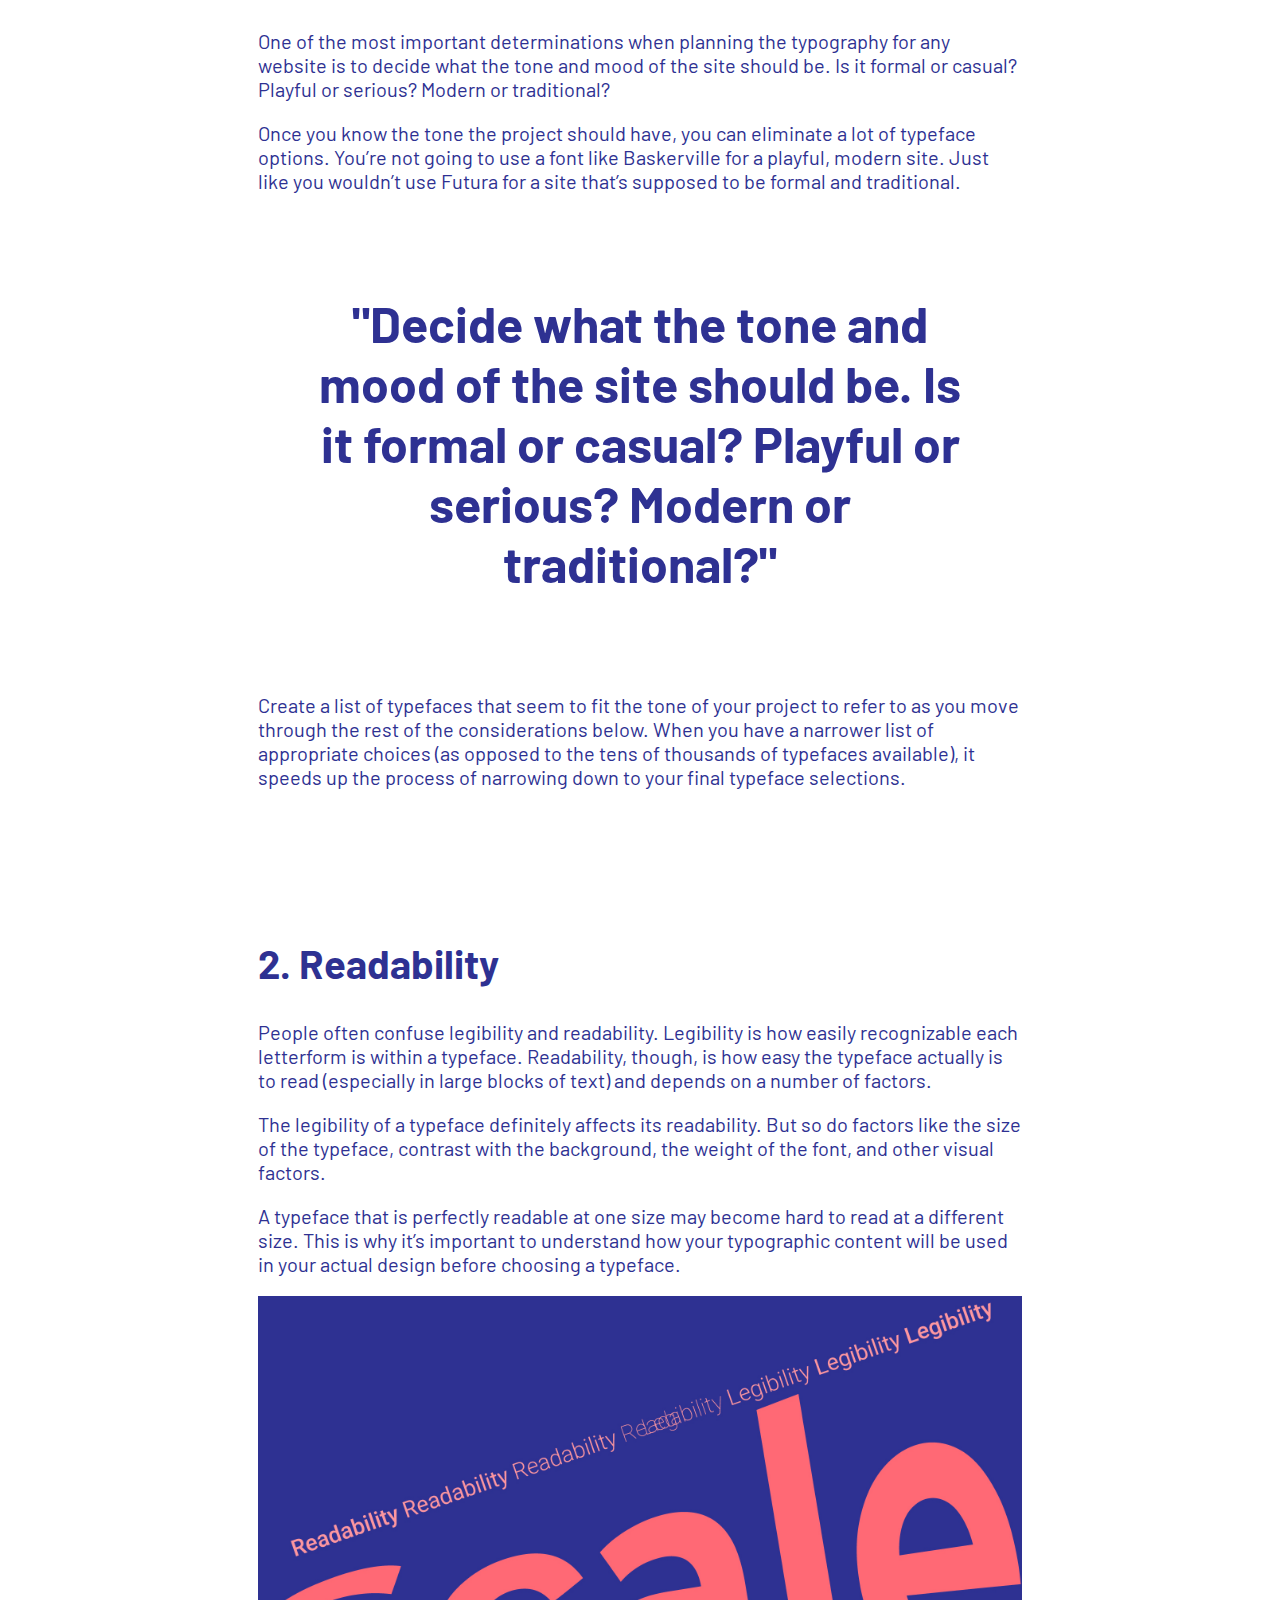
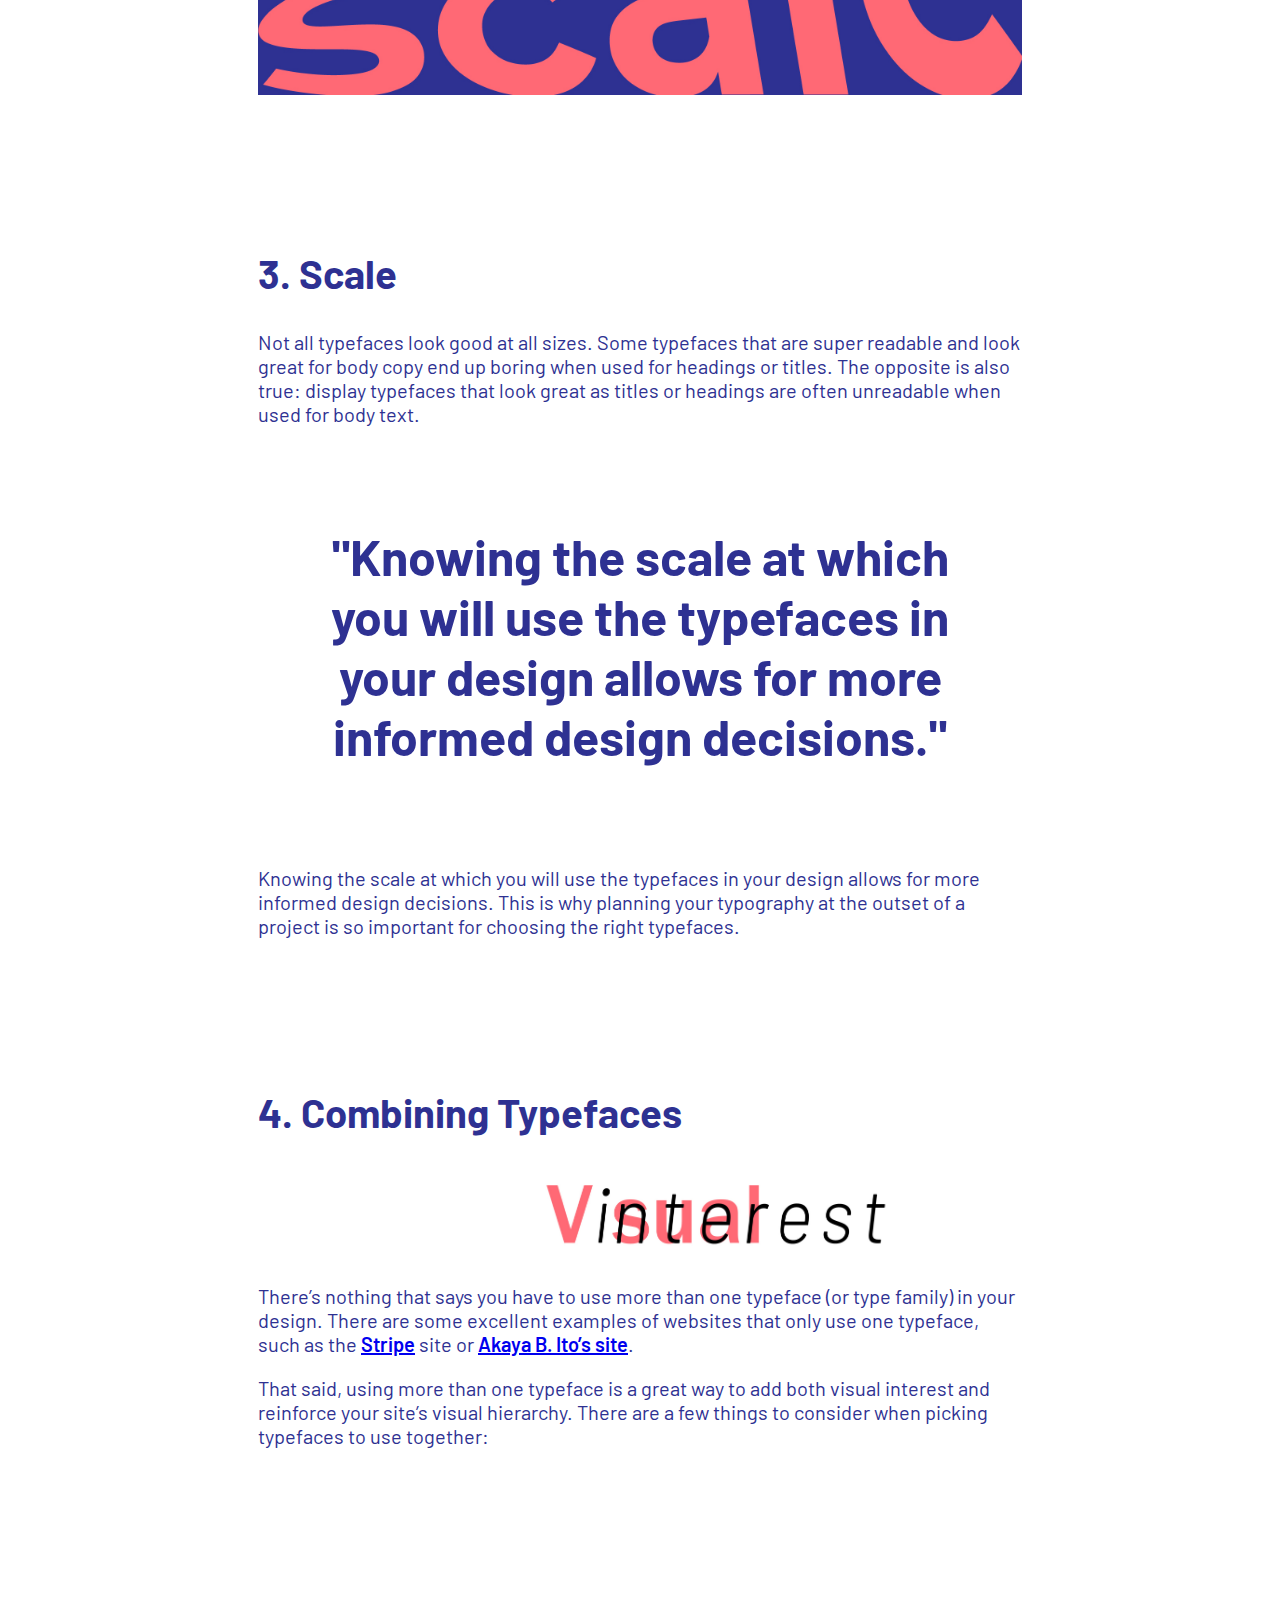
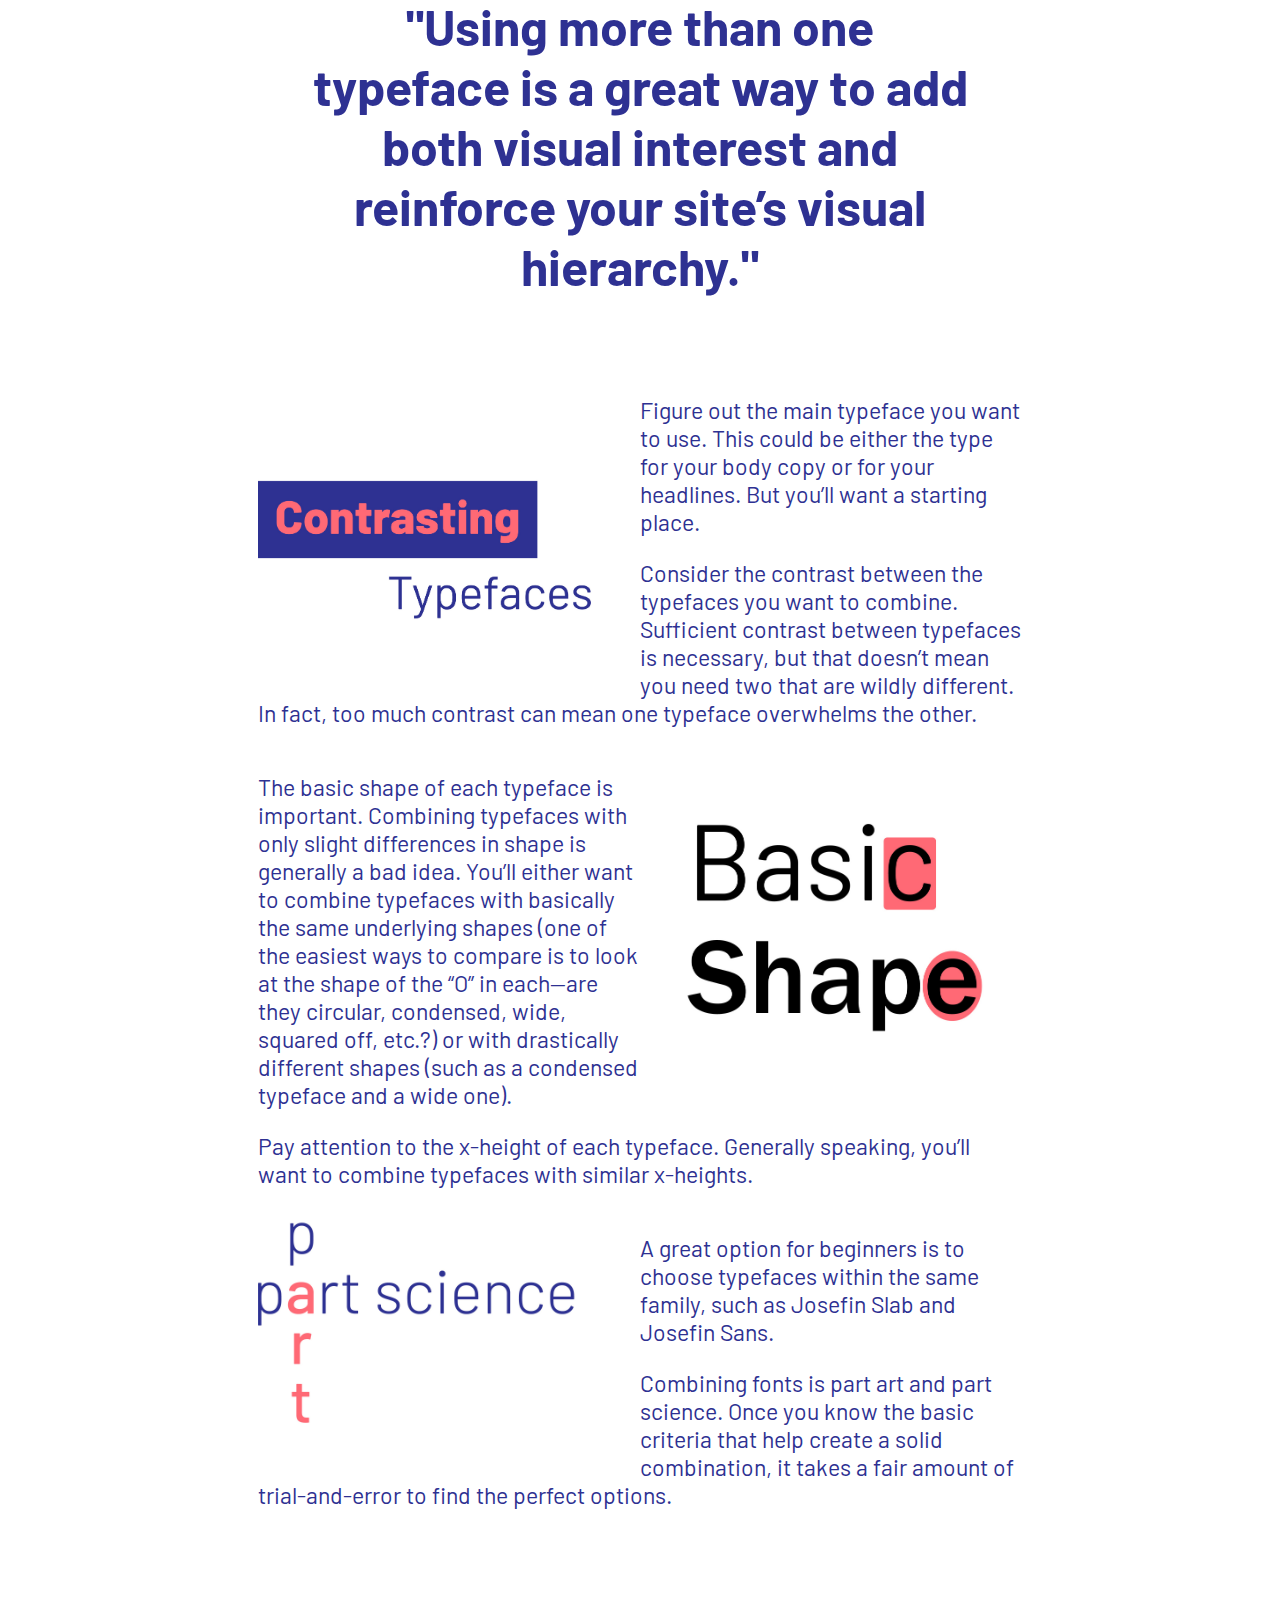
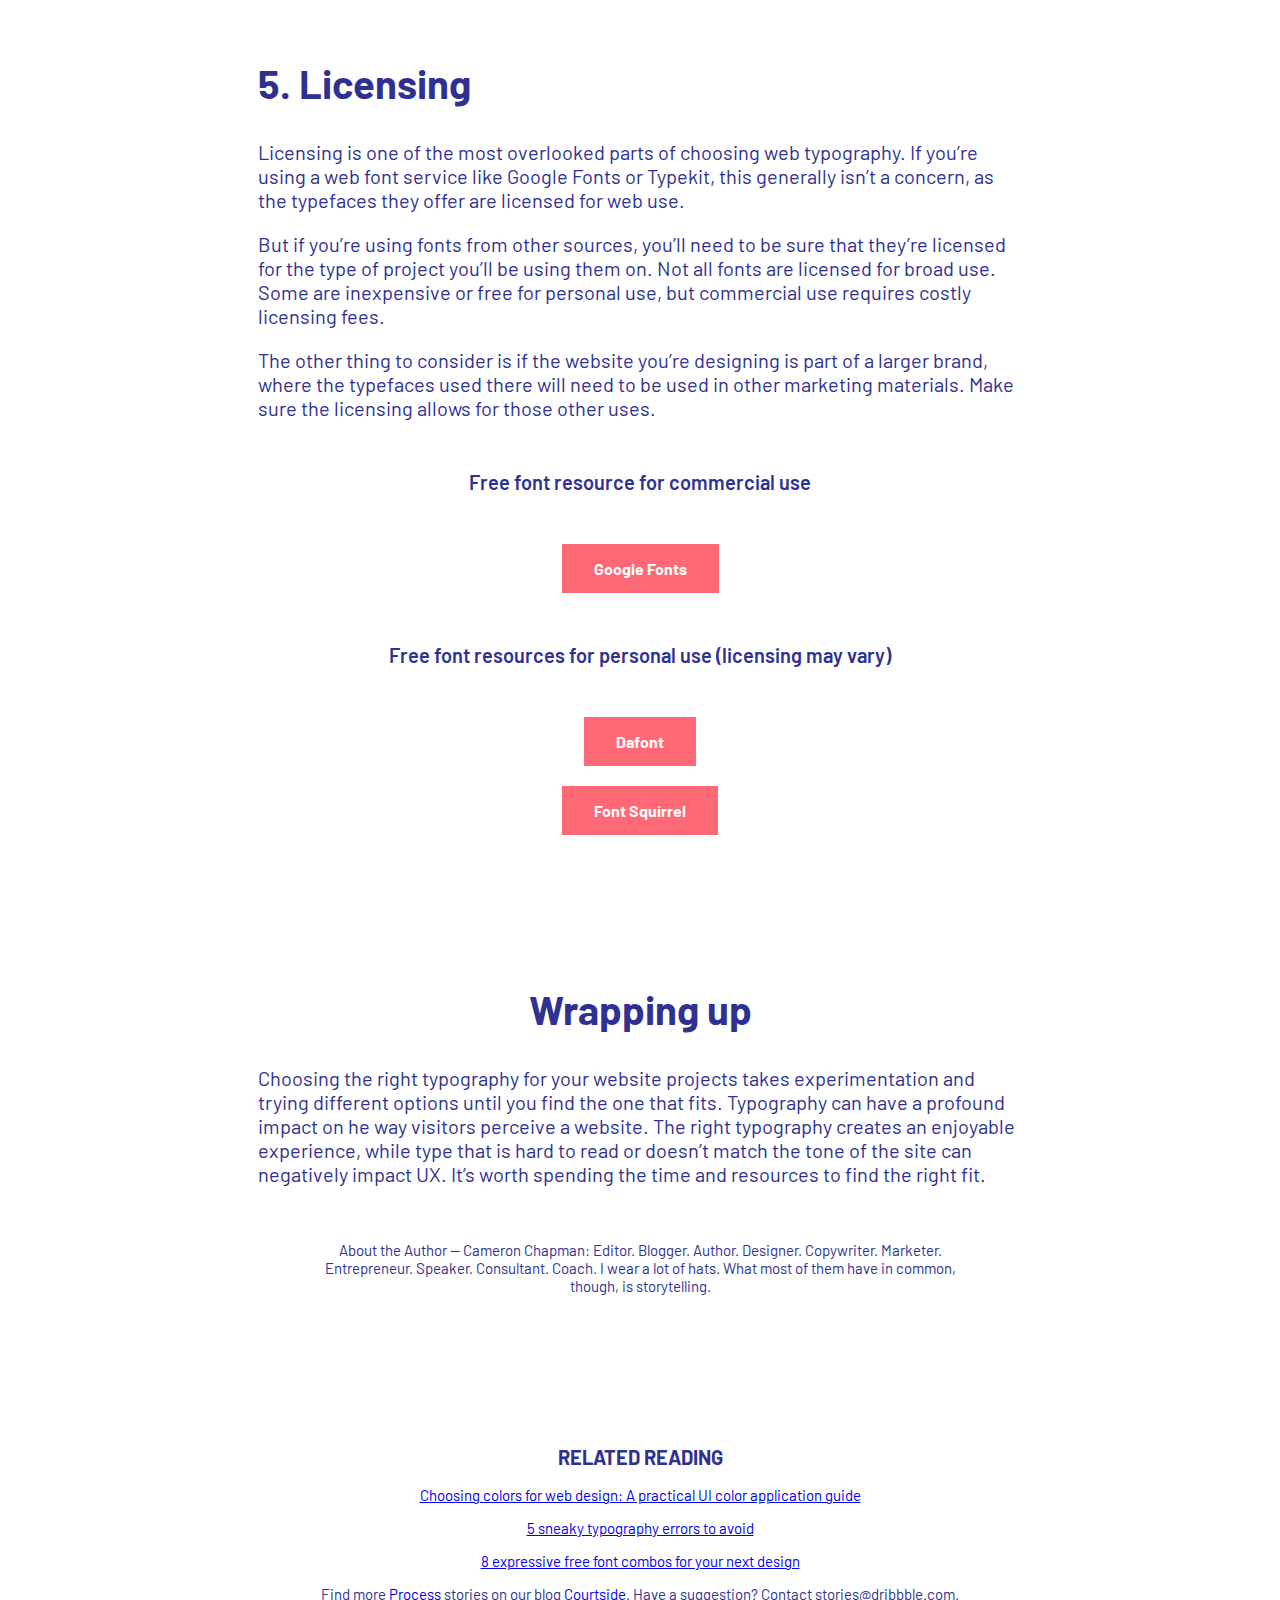
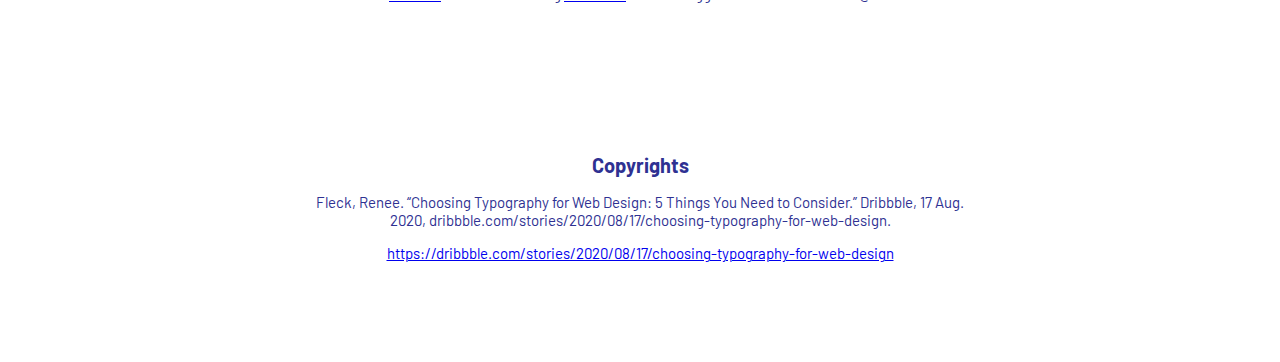
<file: Coding_a_website_rlee/Typography.html>
<!doctype html>
<html>
<head>
<meta><link rel="preconnect" href="https://fonts.googleapis.com">
<link rel="preconnect" href="https://fonts.gstatic.com" crossorigin>
<link href="https://fonts.googleapis.com/css2?family=Barlow:ital,wght@0,500;0,700;0,800;1,300&display=swap" rel="stylesheet">
<link href="Coding_a_Webpage_Stylesheet.css" rel="stylesheet" type="text/css">
<title>Choosing_typography_for_web_design</title>

</head>


<body>
<nav>
<ul class="nav">
	<li><a href="index.html">About</a></li>
	<li class="active"><a href="Typography.html">Typography</a></li>
	<li><a href="11_principles_of_Design.html">Principles</a></li>
	<li><a href="Colors.html">Colors</a></li>
	</ul></nav>
<header>
<h1 style= "margin-top: 80px">Choosing typography for web design: 5 things you need to consider</h1>
	<h4>by Renee Fleck in <a class= "a-header" href="https://dribbble.com/stories/categories/process" target="_blank">Process</a></h4>
	<h4 style= "margin-bottom: 50px">AUG 17, 2020</h4></header>
<section>
 <p style= "margin-top: 75px">Aside from the <a class="a" style= "font-weight: 600" href="https://dribbble.com/stories/2018/12/19/choosing-colors-for-web-design-a-practical-ui-color-application-guide" target="_blank">color palette</a>, the typography of a website is one of the most important and impactful influencers of user experience. The right typefaces elevate a design and make the content pleasant to read. The wrong typography, well, does the opposite and can ruin the visitor’s experience (and cause them to look for alternative websites).</p>

	<p>There are a number of things to consider when choosing typefaces for a website design. Let’s get straight into it.</p>
<h2 style= "text-align: center">Planning Your Web Typography</h2>
	
	<div class= "center"><p>Before you start diving into which fonts you want to use for a website, it’s important to plan out your typography. You need to have a solid understanding of how the typefaces you choose will be used.</p>
	
		<p>How many heading levels will there be? What about meta text for things like bylines on articles or things like photo captions? Will there be different body text sizes for different sections of the site? Are there any instances of big typography, such as over hero images?</p>
		
		<p>Make a list of what you need so that when you start exploring typefaces you can look at how they’ll appear at different sizes and in different styles based on your actual project, and not some theoretical idea of what’s necessary.</p></div>
<h2>1. Tone and Mood</h2>
	
	<p>One of the most important determinations when planning the typography for any website is to decide what the tone and mood of the site should be. Is it formal or casual? Playful or serious? Modern or traditional?</p>
	
	<p>Once you know the tone the project should have, you can eliminate a lot of typeface options. You’re not going to use a font like Baskerville for a playful, modern site. Just like you wouldn’t use Futura for a site that’s supposed to be formal and 
	traditional.</p>
	
<h3>"Decide what the tone and mood of the site should be. Is it formal or casual? Playful or serious? Modern or traditional?"</h3>
 
	<p>Create a list of typefaces that seem to fit the tone of your project to refer to as you move through the rest of the considerations below. When you have a narrower list of appropriate choices (as opposed to the tens of thousands of typefaces available), it speeds up the process of narrowing down to your final typeface selections.</p>
<h2>2. Readability</h2>
	
  <p>People often confuse legibility and readability. Legibility is how easily recognizable each letterform is within a typeface. Readability, though, is how easy the typeface actually is to read (especially in large blocks of text) and depends on a number of factors.</p>
 
	<p>The legibility of a typeface definitely affects its readability. But so do factors like the size of the typeface, contrast with the background, the weight of the font, and other visual factors.</p>
 
	<p>A typeface that is perfectly readable at one size may become hard to read at a different size. This is why it’s important to understand how your typographic content will be used in your actual design before choosing a typeface.</p>
	<img src="layout1_typography_rlee.jpg"  alt="" width="100%" class="center"/>
<h2>3. Scale</h2>
 
	<p>Not all typefaces look good at all sizes. Some typefaces that are super readable and look great for body copy end up boring when used for headings or titles. The opposite is also true: display typefaces that look great as titles or headings are often unreadable when used for body text.</p>
	
<h3>"Knowing the scale at which you will use the typefaces in your design allows for more informed design decisions."</h3>
	
	<p>Knowing the scale at which you will use the typefaces in your design allows for more informed design decisions. This is why planning your typography at the outset of a project is so important for choosing the right typefaces.</p>

<h2>4. Combining Typefaces</h2>
	  <div style="margin: 30px"><img style= "padding-top: 5px" src="Visual_interest.jpg"  alt="" width="50%" class="img_center"/></div>
	<p>There’s nothing that says you have to use more than one typeface (or type family) in your design. There are some excellent examples of websites that only use one typeface, such as the <a style= "font-weight: 600" href="https://stripe.com/" target="_blank" class="a">Stripe</a> site or <a style= "font-weight: 600" href="https://ayakaito.com/" target="_blank" class="a">Akaya B. Ito’s site</a>.</p>
	
	<p>That said, using more than one typeface is a great way to add both visual interest and reinforce your site’s visual hierarchy. There are a few things to consider when picking typefaces to use together:</p>

  <pictures>
<h3>"Using more than one typeface is a great way to add both visual interest and reinforce your site’s visual hierarchy."</h3>
<div class="clear"> </div>
<img src="Contrasting_Typefaces.jpg" alt="" width="50%" class="img_left"/>
<p>Figure out the main typeface you want to use. This could be either the type for your body copy or for your headlines. But you’ll want a starting place.</p>

  <p>Consider the contrast between the typefaces you want to combine. Sufficient contrast between typefaces is necessary, but that doesn’t mean you need two that are wildly different. In fact, too much contrast can mean one typeface overwhelms the other.</p>
<div class="clear"></div>
	<img src="Basic_Shape.jpg"  alt="" width="50%" class="img_right"/>
	<p>The basic shape of each typeface is important. Combining typefaces with only slight differences in shape is generally a bad idea. You’ll either want to combine typefaces with basically the same underlying shapes (one of the easiest ways to compare is to look at the shape of the “O” in each—are they circular, condensed, wide, squared off, etc.?) or with drastically different shapes (such as a condensed typeface and a wide one).</p>
	
	<p>Pay attention to the x-height of each typeface. Generally speaking, you’ll want to combine typefaces with similar x-heights.</p><div class="clear"></div>
    <img src="Part_Art_Part_Science.jpg" alt="" width="50%" class="img_left"/>
<p>A great option for beginners is to choose typefaces within the same family, such as Josefin Slab and Josefin Sans.</p>
<p>Combining fonts is part art and part science. Once you know the basic criteria that help create a solid combination, it takes a fair amount of trial-and-error to find the perfect options.</p>
</pictures>	

<div class= "clear">
<h2>5. Licensing</h2>
  
	<p>Licensing is one of the most overlooked parts of choosing web typography. If you’re using a web font service like Google Fonts or Typekit, this generally isn’t a concern, as the typefaces they offer are licensed for web use.</p>
  
	<p>But if you’re using fonts from other sources, you’ll need to be sure that they’re licensed for the type of project you’ll be using them on. Not all fonts are licensed for broad use. Some are inexpensive or free for personal use, but commercial use requires costly licensing fees.</p>
  
	<p>The other thing to consider is if the website you’re designing is part of a larger brand, where the typefaces used there will need to be used in other marketing materials. Make sure the licensing allows for those other uses.</p></div>
  <div style= "margin: 50px"><div style="text-align: center"><p style="font-weight:600">Free font resource for commercial use</p></div></div>
	<div style= "text-align: center"><div class="button"><a href="https://fonts.google.com/" target="_blank">Google Fonts</a></div></div>
 <div style= "margin: 50px"><div style= "text-align: center"><p style="font-weight:600">Free font resources for personal use (licensing may vary)</p></div></div>
	<div style= "text-align: center"><div class= "button"><a href="https://www.dafont.com/" target="_blank">Dafont</a></div></div>
	<p> </p>
	<div style= "text-align: center"><div class= "button"><a href="https://www.fontsquirrel.com/" target="_blank">Font Squirrel</a></div></div>
	
<h2 style= "text-align: center">Wrapping up</h2>
	
  <p>Choosing the right typography for your website projects takes experimentation and trying different options until you find the one that fits. Typography can have a profound impact on he way visitors perceive a website. The right typography creates an enjoyable experience, while type that is hard to read or doesn’t match the tone of the site can negatively impact UX. It’s worth spending the time and resources to find the right fit.</p>
</section>
	
	<footer>

	  <p>About the Author — Cameron Chapman: Editor. Blogger. Author. Designer. Copywriter. Marketer. Entrepreneur. Speaker. Consultant. Coach. I wear a lot of hats. What most of them have in common, though, is storytelling.</p>
		
	  <h2 style= "font-size: 20px">RELATED READING</h2>
	
	
		<p><a href="https://dribbble.com/stories/2018/12/19/choosing-colors-for-web-design-a-practical-ui-color-application-guide" class="a" target="_blank">Choosing colors for web design: A practical UI color application guide</a></p>
		
	
		<p><a href="https://dribbble.com/stories/2019/08/14/5-sneaky-typography-errors-to-avoid" target="_blank" class="a">5 sneaky typography errors to avoid</a></p>

		<p><a href="https://dribbble.com/stories/2020/06/10/free-font-combinations" target="_blank" class="a">8 expressive free font combos for your next design</a></p>
	
		<p>Find more <a href="https://dribbble.com/stories/categories/process" target="_blank" class="a">Process</a> stories on our blog <a href="https://dribbble.com/stories" class="a" target="_blank">Courtside</a>. Have a suggestion? Contact stories@dribbble.com.</p>
		
		<h2 style= "font-size: 20px">Copyrights</h2>
<p>Fleck, Renee. “Choosing Typography for Web Design: 5 Things You Need to Consider.” Dribbble, 17 Aug. 2020, dribbble.com/stories/2020/08/17/choosing-typography-for-web-design. </p>
<div style = "margin-bottom: 100px"><a href="https://dribbble.com/stories/2020/08/17/choosing-typography-for-web-design" class="a" target="_blank">https://dribbble.com/stories/2020/08/17/choosing-typography-for-web-design</a>
</div>
	</footer>

			  
		  </body>
</html>
</file>
<file: Coding_a_website_rlee/Coding_a_Webpage_Stylesheet.css>
@charset "utf-8";

.column {
  float: left;
  width: 40%;
  padding: 40px;
  height: 40px;
}

.row:after {
  content: "";
  display: table;
 
}nav
	{
		top: 0;
		text-align:center;
	margin: auto;
	display: flex;
	justify-content: center;
	width: 100%;
	position: fixed;
	background-color:white}
	.nav {
	font-family: 'Barlow', sans-serif;
	list-style-type: none;
	margin: 0;
	padding: 0;
	
}
	.nav ul {
	font-family: 'Barlow', sans-serif;
	list-style-type: none;
	margin: 0;
	padding: 0;
	overflow: hidden;
	background-color: white;
	position: fixed;
	top: 0;
	width: 100%;
}
		

.nav li {
	float: left
}

.nav li a {
	display: block;
	color: #FF6976;
	padding: 14px 16px;
	text-decoration: none;
	font-weight: bold;
	font-size: 20px;
}
.active {background-color: #2E3192;
		color: white;}
.button a {
  background-color: #FF6976;
  border: none;
  color: white;
  padding: 15px 32px;
  text-align: center;
  text-decoration: none;
  display: inline-block;
  font-size: 16px;
	font-weight: 700;}
.button a:hover
			{
			background-color: hotpink}

			.a-header {color:white;}
			.a-header:hover {color:#FF8F94;
				font-weight:900}
	
			.clear{clear:both;
			}
.img_right {float:right}			
.center {float: center}
			.img_center{float:center;
			padding-left: 250px}
			.img_left{float:left}		

	

	header{
	padding-top: 20px;
	font-family: 'Barlow', sans-serif;
	color: #FFFFFF;
	text-align: center;
	background-color: #2E3192;
	padding-bottom: 20px;
		padding-left: 250px;
	padding-right: 250px;
	

	
}
.a:hover {
	color: #FF6976;}

			

	h1{font-size: 75px; 
		
			}
h2 {
    font-size: 40px;
	margin-top:150px;
	
}
			
h3{text-align: center;
	font-size: 50px;
  	padding: 50px;}
i{font-weight:300}
			

	
section{
	font-family: 'Barlow', sans-serif;
	color:#2E3192;
	font-size: 20px;
	padding-left: 250px;
	padding-right: 250px;		
			}
pictures{
	font-size: 23px;
	padding-top: 30px;
	padding-left: 30px;}
			
	footer{
	font-family: 'Barlow', sans-serif;
	font-size: 20px;
	text-align: center;
	color:#2E3192;
		padding-top: 20px;
	padding-left: 300px;
	padding-right: 300px;
	font-size: 15px
			}
</file>
